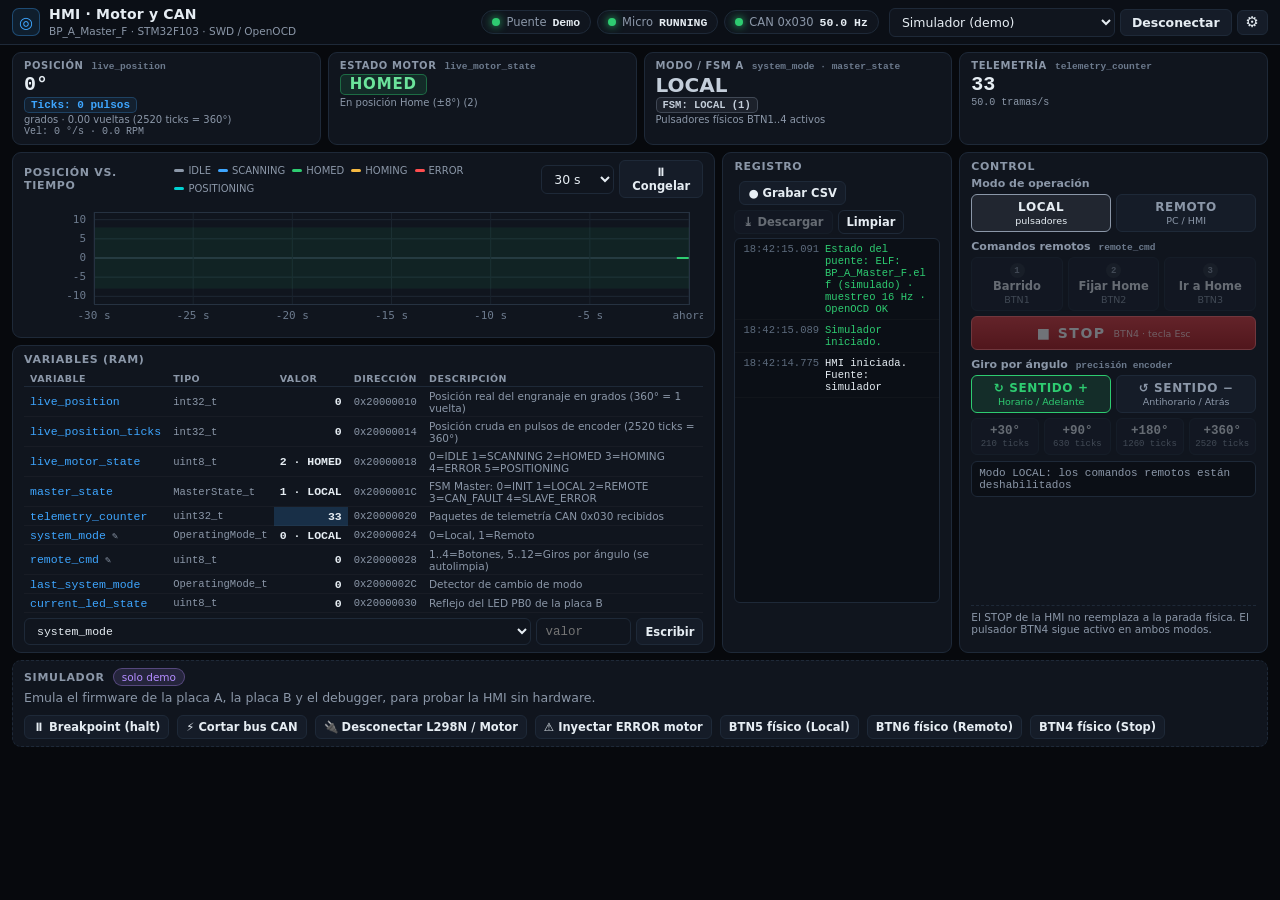
<file: HMI/index.html>
<!DOCTYPE html>
<html lang="es">
<head>
  <meta charset="UTF-8">
  <meta name="viewport" content="width=device-width, initial-scale=1.0">
  <title>HMI Banco de Pruebas · BP_A_Master</title>
  <link rel="stylesheet" href="styles.css">
</head>
<body>

  <!-- ===================== BARRA SUPERIOR ===================== -->
  <header class="topbar">
    <div class="brand">
      <div class="brand-logo">◎</div>
      <div>
        <h1> HMI · Motor y CAN</h1>
        <span class="subtitle">BP_A_Master_F · STM32F103 · SWD / OpenOCD</span>
      </div>
    </div>

    <div class="status-group">
      <div class="pill" id="link-pill" title="Conexión HMI ↔ puente Python (WebSocket)">
        <span class="dot"></span><span class="pill-label">Puente</span><span class="pill-value" id="link-text">Desconectado</span>
      </div>
      <div class="pill" id="target-pill" title="Estado del núcleo reportado por OpenOCD">
        <span class="dot"></span><span class="pill-label">Micro</span><span class="pill-value" id="target-text">—</span>
      </div>
      <div class="pill" id="can-pill" title="Frecuencia de tramas de telemetría CAN 0x030 recibidas desde la placa B">
        <span class="dot"></span><span class="pill-label">CAN 0x030</span><span class="pill-value" id="can-text">—</span>
      </div>
    </div>

    <div class="conn-controls">
      <select id="source-select" title="Fuente de datos / Vista">
        <option value="bridge">Puente Python</option>
        <option value="demo">Simulador (demo)</option>
        <option value="fsm">2. Máquinas de estados (FSM)</option>
        <option value="matrix">3. Matriz completa de errores</option>
      </select>
      <input id="ws-url" type="text" spellcheck="false" title="URL WebSocket del puente">
      <button id="btn-connect" class="btn">Conectar</button>
      <button id="btn-settings" class="btn icon" title="Ajustes">⚙</button>
    </div>
  </header>

  <!-- ===================== AVISOS ===================== -->
  <div id="halt-banner" class="banner halt hidden">
    ⏸ <strong>Micro en pausa (breakpoint)</strong> — los valores mostrados están congelados.
    Las escrituras se aplican en RAM, pero el firmware las procesará recién al reanudar.
  </div>
  <div id="can-banner" class="banner warn hidden">
    ⚠ <strong>Sin telemetría CAN</strong> — el micro está corriendo, pero <code>telemetry_counter</code> no aumenta.
    Revisá la placa B, el bus CAN o la terminación.
  </div>
  <div id="motor-banner" class="banner err hidden">
    ⚠ <strong>Falla de motor / Motor desconectado</strong> — <span id="motor-fault-text">se comandó un movimiento, pero el encoder no registra respuesta. Verificá que el puente H <code>L298N</code> esté energizado y el motor/encoder conectados (pulsá <strong>STOP</strong> para reintentar).</span>
  </div>
  <div id="stale-banner" class="banner warn hidden">
    ⚠ <strong>Sin datos del puente</strong> — la conexión WebSocket está abierta, pero no llegan muestras.
  </div>

  <!-- ===================== CONTENIDO ===================== -->
  <main class="grid" id="hmi-main">

    <!-- KPIs -->
    <section class="card kpi">
      <div class="kpi-label">Posición <span class="var-name">live_position</span></div>
      <div class="kpi-value mono" id="kpi-pos">—</div>
      <div class="kpi-ticks mono" id="kpi-ticks">Ticks: —</div>
      <div class="kpi-sub" id="kpi-pos-sub">grados del engranaje</div>
      <div class="kpi-sub mono" id="kpi-vel">Vel: —</div>
    </section>

    <section class="card kpi">
      <div class="kpi-label">Estado motor <span class="var-name">live_motor_state</span></div>
      <div class="kpi-value"><span class="state-badge" id="kpi-state">—</span></div>
      <div class="kpi-sub" id="kpi-state-desc">&nbsp;</div>
    </section>

    <section class="card kpi">
      <div class="kpi-label">Modo / FSM A <span class="var-name">system_mode · master_state</span></div>
      <div class="kpi-value" id="kpi-mode">—</div>
      <div class="mst-badge mono" id="kpi-master-fsm">FSM: —</div>
      <div class="kpi-sub" id="kpi-mode-sub">&nbsp;</div>
    </section>

    <section class="card kpi">
      <div class="kpi-label">Telemetría <span class="var-name">telemetry_counter</span></div>
      <div class="kpi-value mono" id="kpi-counter">—</div>
      <div class="kpi-sub mono" id="kpi-counter-sub">&nbsp;</div>
    </section>

    <!-- GRÁFICO -->
    <section class="card chart-card">
      <div class="card-head">
        <h2>Posición vs. tiempo</h2>
        <div class="legend" id="chart-legend"></div>
        <div class="card-tools">
          <select id="chart-window" title="Ventana de tiempo">
            <option value="10">10 s</option>
            <option value="30">30 s</option>
            <option value="60">60 s</option>
            <option value="120">120 s</option>
          </select>
          <button id="btn-chart-pause" class="btn small">⏸ Congelar</button>
        </div>
      </div>
      <div class="chart-wrap"><canvas id="chart"></canvas></div>
    </section>

    <!-- CONTROL -->
    <section class="card control-card">
      <div class="card-head"><h2>Control</h2></div>

      <div class="control-block">
        <div class="block-label">Modo de operación</div>
        <div class="segmented">
          <button id="mode-local" class="seg">LOCAL<small>pulsadores</small></button>
          <button id="mode-remote" class="seg">REMOTO<small>PC / HMI</small></button>
        </div>
      </div>

      <div class="control-block">
        <div class="block-label">Comandos remotos <span class="var-name">remote_cmd</span></div>
        <div class="cmd-grid">
          <button class="btn cmd" data-cmd="1"><span class="cmd-num">1</span>Barrido<small>BTN1</small></button>
          <button class="btn cmd" data-cmd="2"><span class="cmd-num">2</span>Fijar Home<small>BTN2</small></button>
          <button class="btn cmd" data-cmd="3"><span class="cmd-num">3</span>Ir a Home<small>BTN3</small></button>
        </div>
        <button class="btn cmd stop" data-cmd="4">■ STOP <small>BTN4 · tecla Esc</small></button>
      </div>

      <div class="control-block">
        <div class="block-label">Giro por ángulo <span class="var-name">precisión encoder</span></div>
        <div class="segmented dir-switch" role="group" aria-label="Sentido de giro">
          <button id="dir-pos" class="seg on-dir-pos" type="button">↻ SENTIDO +<small>Horario / Adelante</small></button>
          <button id="dir-neg" class="seg" type="button">↺ SENTIDO −<small>Antihorario / Atrás</small></button>
        </div>
        <div class="step-grid">
          <button class="btn step-btn" data-deg="30" type="button"><span class="step-deg">+30°</span><small>210 ticks</small></button>
          <button class="btn step-btn" data-deg="90" type="button"><span class="step-deg">+90°</span><small>630 ticks</small></button>
          <button class="btn step-btn" data-deg="180" type="button"><span class="step-deg">+180°</span><small>1260 ticks</small></button>
          <button class="btn step-btn" data-deg="360" type="button"><span class="step-deg">+360°</span><small>2520 ticks</small></button>
        </div>
        <div class="cmd-status" id="cmd-status">Sin comandos pendientes</div>
        <div class="control-hint" id="control-hint"></div>
      </div>

      <p class="safety-note">
        El STOP de la HMI no reemplaza a la parada física. El pulsador BTN4 sigue activo en ambos modos.
      </p>
    </section>

    <!-- VARIABLES -->
    <section class="card vars-card">
      <div class="card-head"><h2>Variables (RAM)</h2></div>
      <div class="table-wrap">
        <table class="vars-table">
          <thead>
            <tr><th>Variable</th><th>Tipo</th><th>Valor</th><th>Dirección</th><th>Descripción</th></tr>
          </thead>
          <tbody id="vars-tbody"></tbody>
        </table>
      </div>
      <div class="write-form">
        <select id="write-var"></select>
        <input id="write-value" type="number" placeholder="valor">
        <button id="btn-write" class="btn small">Escribir</button>
      </div>
    </section>

    <!-- REGISTRO -->
    <section class="card log-card">
      <div class="card-head">
        <h2>Registro</h2>
        <div class="card-tools">
          <span class="rec-info mono" id="rec-info"></span>
          <button id="btn-rec" class="btn small">● Grabar CSV</button>
          <button id="btn-csv" class="btn small" disabled>⤓ Descargar</button>
          <button id="btn-clear-log" class="btn small ghost">Limpiar</button>
        </div>
      </div>
      <ul class="log-list mono" id="log-list"></ul>
    </section>

    <!-- SIMULADOR (solo en modo demo) -->
    <section class="card demo-card hidden" id="demo-card">
      <div class="card-head"><h2>Simulador</h2><span class="tag">solo demo</span></div>
      <p class="demo-text">Emula el firmware de la placa A, la placa B y el debugger, para probar la HMI sin hardware.</p>
      <div class="demo-grid">
        <button id="btn-sim-halt" class="btn small">⏸ Breakpoint (halt)</button>
        <button id="btn-sim-canfault" class="btn small">⚡ Cortar bus CAN</button>
        <button id="btn-sim-unplug" class="btn small">🔌 Desconectar L298N / Motor</button>
        <button id="btn-sim-error" class="btn small">⚠ Inyectar ERROR motor</button>
        <button id="btn-sim-btn5" class="btn small">BTN5 físico (Local)</button>
        <button id="btn-sim-btn6" class="btn small">BTN6 físico (Remoto)</button>
        <button id="btn-sim-btn4" class="btn small">BTN4 físico (Stop)</button>
      </div>
    </section>
  </main>

  <!-- ===================== VISTA 2: MÁQUINAS DE ESTADOS (FSM) ===================== -->
  <section id="view-fsm" class="study-view hidden">
    <div class="study-grid-2">
      <section class="card">
        <div class="card-head">
          <h2>FSM Nodo Esclavo · Motor (BP_B_Salve_F)</h2>
          <span class="tag mono">SystemState_t (0..5) · 0 HAL_Delay</span>
        </div>
        <div class="fsm-nodes" id="fsm-b-nodes"></div>
      </section>

      <section class="card">
        <div class="card-head">
          <h2>FSM Nodo Maestro · Supervisor (BP_A_Master_F)</h2>
          <span class="tag mono">MasterState_t (0..4) · 0 HAL_Delay</span>
        </div>
        <div class="fsm-nodes" id="fsm-a-nodes"></div>
      </section>
    </div>

    <section class="card">
      <div class="card-head">
        <h2 id="fsm-detail-title">Seleccioná un estado arriba para ver su ficha técnica completa</h2>
        <div class="card-tools">
          <span class="m-badge b-info" id="fsm-detail-badge">FSM</span>
        </div>
      </div>
      <div class="fsm-detail-grid" id="fsm-detail-body"></div>
    </section>
  </section>

  <!-- ===================== VISTA 3: MATRIZ COMPLETA DE ERRORES ===================== -->
  <section id="view-matrix" class="study-view hidden">
    <section class="card">
      <div class="card-head">
        <h2>Inventario Completo de Estados de Error, Fallas, Alertas y Casos Especiales</h2>
        <div class="card-tools">
          <span class="tag mono" id="matrix-count">17 casos documentados</span>
        </div>
      </div>

      <div class="matrix-filters">
        <button type="button" class="btn small active" data-filter="all">Todos</button>
        <button type="button" class="btn small" data-filter="slave">Placa B (Motor/Encoder)</button>
        <button type="button" class="btn small" data-filter="master">Placa A (Maestro/CAN)</button>
        <button type="button" class="btn small" data-filter="hmi">Puente / HMI Web</button>
        <button type="button" class="btn small" data-filter="hw">Hardware / Sin Detección</button>
        <input type="text" id="matrix-search" placeholder="Buscar por nombre, pin, ms o causa...">
      </div>

      <div class="table-wrap">
        <table class="matrix-table">
          <thead>
            <tr>
              <th>Subsistema</th>
              <th>Estado / Alerta</th>
              <th>Causa y Umbral Exacto</th>
              <th>Efecto en el Sistema</th>
              <th>Señalización (LED / HMI)</th>
              <th>Recuperación</th>
            </tr>
          </thead>
          <tbody id="matrix-tbody"></tbody>
        </table>
      </div>
    </section>
  </section>

  <!-- ===================== AJUSTES ===================== -->
  <dialog id="settings-dialog">
    <form method="dialog" class="settings-form">
      <h2>Ajustes</h2>
      <label>
        Pulsos por vuelta del encoder (PPR × 4 si usás modo encoder TI12)
        <input id="set-ppr" type="number" min="0" step="1">
        <small>0 = mostrar solo pulsos. Con un valor &gt; 0 se muestran vueltas, grados y RPM.</small>
      </label>
      <label>
        Timeout de telemetría CAN (ms)
        <input id="set-can-timeout" type="number" min="200" step="100">
        <small>Tiempo sin que aumente <code>telemetry_counter</code> antes de mostrar la alarma.</small>
      </label>
      <div class="dialog-actions">
        <button value="cancel" class="btn ghost">Cancelar</button>
        <button id="btn-settings-save" value="save" class="btn">Guardar</button>
      </div>
    </form>
  </dialog>

  <script src="app.js"></script>
</body>
</html>
</file>
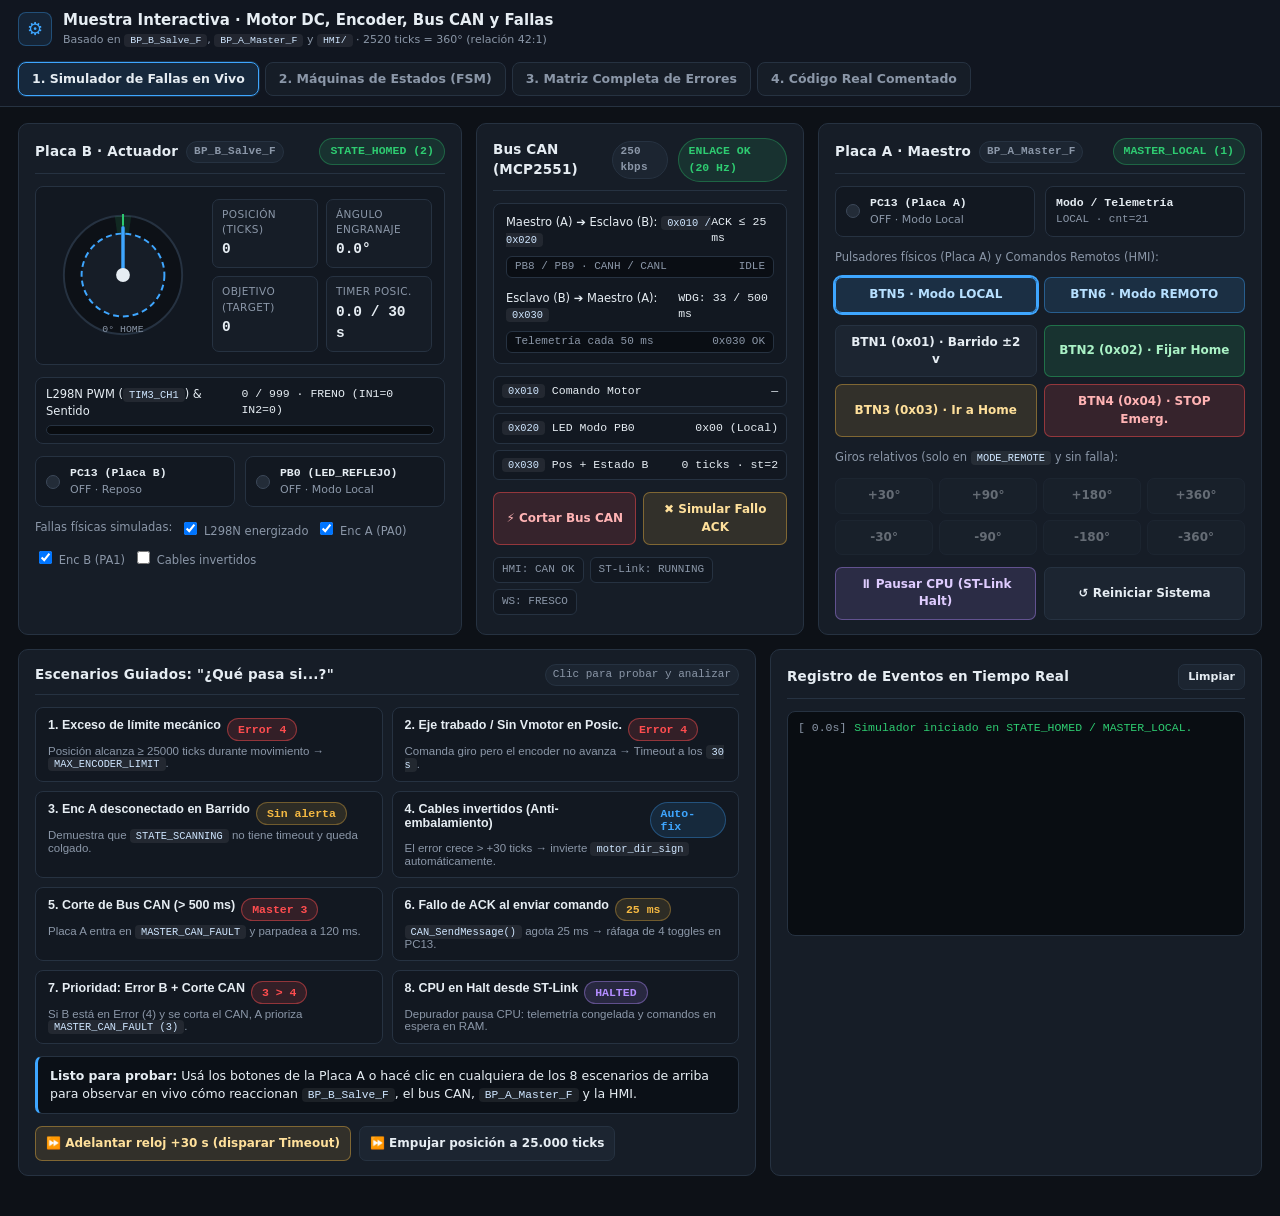
<file: Muestra/index.html>
<!DOCTYPE html>
<html lang="es">
<head>
  <meta charset="UTF-8" />
  <meta name="viewport" content="width=device-width, initial-scale=1.0" />
  <title>Muestra Interactiva · Motor, Encoder, FSM y Análisis de Fallas</title>
  <style>
    :root {
      --bg: #0d1117;
      --bg-2: #121821;
      --card: #161d27;
      --card-2: #1c2531;
      --border: #263241;
      --text: #e6edf3;
      --muted: #8b97a8;
      --accent: #3ea6ff;
      --ok: #2ecc71;
      --warn: #f5b942;
      --err: #ff4d4f;
      --halt: #b38cff;
      --cyan: #00d2d3;
      --radius: 10px;
      --mono: "JetBrains Mono", "Cascadia Code", Consolas, "Courier New", monospace;
      --sans: "Segoe UI", system-ui, -apple-system, Roboto, sans-serif;
    }

    * { box-sizing: border-box; }

    html, body {
      margin: 0;
      padding: 0;
      background: var(--bg);
      color: var(--text);
      font-family: var(--sans);
      font-size: 14px;
      line-height: 1.45;
    }

    .mono { font-family: var(--mono); }
    code {
      font-family: var(--mono);
      font-size: 0.9em;
      background: #ffffff12;
      padding: 1px 6px;
      border-radius: 4px;
      color: #cfe6ff;
    }

    /* Topbar */
    .topbar {
      position: sticky;
      top: 0;
      z-index: 20;
      display: flex;
      align-items: center;
      justify-content: space-between;
      gap: 14px;
      flex-wrap: wrap;
      padding: 10px 18px;
      background: rgba(18, 24, 33, 0.95);
      backdrop-filter: blur(8px);
      border-bottom: 1px solid var(--border);
    }

    .brand { display: flex; align-items: center; gap: 11px; }
    .brand-logo {
      width: 34px; height: 34px;
      display: grid; place-items: center;
      font-size: 18px;
      color: var(--accent);
      background: #3ea6ff1a;
      border: 1px solid #3ea6ff55;
      border-radius: 8px;
    }
    .brand h1 { margin: 0; font-size: 15px; font-weight: 700; }
    .brand .sub { font-size: 11px; color: var(--muted); }

    .tabs {
      display: flex;
      gap: 6px;
      flex-wrap: wrap;
    }
    .tab-btn {
      background: var(--card);
      color: var(--muted);
      border: 1px solid var(--border);
      padding: 7px 13px;
      border-radius: 8px;
      cursor: pointer;
      font: inherit;
      font-weight: 600;
      font-size: 12.5px;
      transition: all 0.15s ease;
    }
    .tab-btn:hover { color: var(--text); border-color: #3a4a5e; }
    .tab-btn.active {
      color: var(--text);
      background: #3ea6ff20;
      border-color: var(--accent);
      box-shadow: 0 0 0 1px #3ea6ff33;
    }

    .container {
      max-width: 1420px;
      margin: 0 auto;
      padding: 16px 18px 40px;
    }

    .tab-panel { display: none; }
    .tab-panel.active { display: block; }

    /* Cards & Layout */
    .grid-3 {
      display: grid;
      grid-template-columns: 1.15fr 0.85fr 1.15fr;
      gap: 14px;
      align-items: stretch;
    }
    .grid-2 {
      display: grid;
      grid-template-columns: 1fr 1fr;
      gap: 14px;
    }
    .grid-2-wide {
      display: grid;
      grid-template-columns: 1.2fr 0.8fr;
      gap: 14px;
      margin-top: 14px;
    }

    @media (max-width: 1100px) {
      .grid-3 { grid-template-columns: 1fr; }
      .grid-2, .grid-2-wide { grid-template-columns: 1fr; }
    }

    .card {
      background: var(--card);
      border: 1px solid var(--border);
      border-radius: var(--radius);
      padding: 14px 16px;
      display: flex;
      flex-direction: column;
      gap: 12px;
    }

    .card-hdr {
      display: flex;
      align-items: center;
      justify-content: space-between;
      gap: 10px;
      border-bottom: 1px solid var(--border);
      padding-bottom: 8px;
    }
    .card-title {
      font-size: 13.5px;
      font-weight: 700;
      letter-spacing: 0.2px;
      display: flex;
      align-items: center;
      gap: 8px;
    }
    .tag {
      font-family: var(--mono);
      font-size: 11px;
      padding: 2px 7px;
      border-radius: 999px;
      background: var(--card-2);
      border: 1px solid var(--border);
      color: var(--muted);
    }

    /* Badges */
    .badge {
      display: inline-flex;
      align-items: center;
      gap: 6px;
      padding: 4px 10px;
      border-radius: 999px;
      font-family: var(--mono);
      font-size: 11.5px;
      font-weight: 700;
      border: 1px solid transparent;
    }
    .b-ok    { background: #2ecc711f; color: var(--ok); border-color: #2ecc7155; }
    .b-info  { background: #3ea6ff1f; color: var(--accent); border-color: #3ea6ff55; }
    .b-cyan  { background: #00d2d31f; color: var(--cyan); border-color: #00d2d355; }
    .b-warn  { background: #f5b9421f; color: var(--warn); border-color: #f5b94255; }
    .b-err   { background: #ff4d4f24; color: var(--err); border-color: #ff4d4f77; }
    .b-halt  { background: #b38cff24; color: var(--halt); border-color: #b38cff66; }
    .b-muted { background: #8b97a81c; color: var(--muted); border-color: #8b97a844; }

    /* Hardware LED visualizers */
    .led-row {
      display: flex;
      gap: 10px;
      flex-wrap: wrap;
    }
    .led-box {
      flex: 1;
      min-width: 140px;
      display: flex;
      align-items: center;
      gap: 10px;
      padding: 8px 10px;
      background: var(--bg-2);
      border: 1px solid var(--border);
      border-radius: 8px;
    }
    .led-bulb {
      width: 14px;
      height: 14px;
      border-radius: 50%;
      background: #232c38;
      border: 1px solid #3c4859;
      flex-shrink: 0;
      transition: background 0.06s, box-shadow 0.06s;
    }
    .led-bulb.on-blue { background: #3ea6ff; box-shadow: 0 0 10px #3ea6ff; border-color: #9dd4ff; }
    .led-bulb.on-green { background: #2ecc71; box-shadow: 0 0 10px #2ecc71; border-color: #9bf3bf; }
    .led-bulb.on-red { background: #ff4d4f; box-shadow: 0 0 12px #ff4d4f; border-color: #ff9c9d; }
    .led-bulb.on-warn { background: #f5b942; box-shadow: 0 0 10px #f5b942; border-color: #ffe09d; }
    .led-meta { display: flex; flex-direction: column; }
    .led-name { font-family: var(--mono); font-size: 11.5px; font-weight: 700; }
    .led-desc { font-size: 11px; color: var(--muted); }

    /* Gear / Motor stage */
    .motor-stage {
      display: grid;
      grid-template-columns: 150px 1fr;
      gap: 14px;
      align-items: center;
      background: var(--bg-2);
      border: 1px solid var(--border);
      border-radius: 8px;
      padding: 12px;
    }
    .dial-wrap {
      display: grid;
      place-items: center;
      position: relative;
    }
    .dial-svg { width: 138px; height: 138px; }

    .metrics {
      display: grid;
      grid-template-columns: 1fr 1fr;
      gap: 8px;
    }
    .metric {
      background: var(--card);
      border: 1px solid var(--border);
      border-radius: 7px;
      padding: 7px 9px;
    }
    .metric .m-lbl { font-size: 10.5px; color: var(--muted); text-transform: uppercase; letter-spacing: 0.4px; }
    .metric .m-val { font-family: var(--mono); font-size: 14.5px; font-weight: 700; margin-top: 2px; }

    /* PWM bar */
    .pwm-bar-wrap {
      background: var(--bg-2);
      border: 1px solid var(--border);
      border-radius: 8px;
      padding: 8px 10px;
    }
    .pwm-track {
      height: 10px;
      background: #090c10;
      border-radius: 999px;
      overflow: hidden;
      position: relative;
      border: 1px solid var(--border);
      margin-top: 6px;
    }
    .pwm-fill {
      height: 100%;
      width: 0%;
      background: linear-gradient(90deg, var(--accent), var(--ok));
      transition: width 0.1s linear;
    }
    .pwm-fill.rev { background: linear-gradient(90deg, var(--warn), #ff7f50); }
    .pwm-fill.err { background: var(--err); }

    /* CAN Bus middle card */
    .can-bus-box {
      background: var(--bg-2);
      border: 1px solid var(--border);
      border-radius: 8px;
      padding: 10px 12px;
      display: flex;
      flex-direction: column;
      gap: 8px;
    }
    .bus-line {
      height: 22px;
      border-radius: 6px;
      background: #0a0e14;
      border: 1px solid var(--border);
      position: relative;
      overflow: hidden;
      display: flex;
      align-items: center;
      justify-content: space-between;
      padding: 0 8px;
      font-family: var(--mono);
      font-size: 11px;
      color: var(--muted);
    }
    .bus-line.fault { border-color: var(--err); background: #ff4d4f12; color: var(--err); }
    .bus-pulse {
      position: absolute;
      width: 44px;
      height: 6px;
      border-radius: 999px;
      background: var(--accent);
      box-shadow: 0 0 8px var(--accent);
      opacity: 0;
      pointer-events: none;
    }
    @keyframes travelRight {
      0%   { left: -46px; opacity: 1; }
      100% { left: 100%; opacity: 0.2; }
    }
    @keyframes travelLeft {
      0%   { right: -46px; opacity: 1; }
      100% { right: 100%; opacity: 0.2; }
    }
    .pulse-r { animation: travelRight 0.35s linear; background: var(--warn); box-shadow: 0 0 8px var(--warn); }
    .pulse-l { animation: travelLeft 0.35s linear; background: var(--ok); box-shadow: 0 0 8px var(--ok); }

    .frame-list {
      display: flex;
      flex-direction: column;
      gap: 6px;
      font-family: var(--mono);
      font-size: 11.5px;
    }
    .frame-item {
      display: flex;
      justify-content: space-between;
      gap: 8px;
      padding: 6px 8px;
      background: var(--bg-2);
      border: 1px solid var(--border);
      border-radius: 6px;
    }

    /* Buttons & Controls */
    .btn-grid {
      display: grid;
      grid-template-columns: repeat(2, 1fr);
      gap: 7px;
    }
    .btn-grid-4 {
      display: grid;
      grid-template-columns: repeat(4, 1fr);
      gap: 6px;
    }
    button.ctrl {
      background: var(--card-2);
      color: var(--text);
      border: 1px solid var(--border);
      border-radius: 7px;
      padding: 8px 10px;
      font: inherit;
      font-size: 12px;
      font-weight: 600;
      cursor: pointer;
      transition: all 0.12s ease;
      text-align: center;
    }
    button.ctrl:hover:not(:disabled) { border-color: var(--accent); background: #222e3d; }
    button.ctrl:disabled { opacity: 0.38; cursor: not-allowed; }
    button.ctrl.primary { background: #3ea6ff22; border-color: #3ea6ff66; color: #b7e0ff; }
    button.ctrl.ok { background: #2ecc7120; border-color: #2ecc7166; color: #aaf2c6; }
    button.ctrl.warn { background: #f5b94220; border-color: #f5b94266; color: #ffe09b; }
    button.ctrl.danger { background: #ff4d4f24; border-color: #ff4d4f77; color: #ffb3b4; }
    button.ctrl.halt { background: #b38cff24; border-color: #b38cff66; color: #dfccff; }
    button.ctrl.active { box-shadow: 0 0 0 2px var(--accent); border-color: var(--accent); }

    /* Scenario cards */
    .scenario-list {
      display: grid;
      grid-template-columns: repeat(auto-fill, minmax(230px, 1fr));
      gap: 9px;
    }
    .scen-btn {
      text-align: left;
      padding: 10px 12px;
      background: var(--bg-2);
      border: 1px solid var(--border);
      border-radius: 8px;
      color: var(--text);
      cursor: pointer;
      transition: all 0.14s ease;
      display: flex;
      flex-direction: column;
      gap: 4px;
    }
    .scen-btn:hover { border-color: var(--accent); transform: translateY(-1px); }
    .scen-btn.active { border-color: var(--err); background: #ff4d4f12; }
    .scen-btn .s-title { font-weight: 700; font-size: 12.5px; display: flex; justify-content: space-between; gap: 6px; }
    .scen-btn .s-sub { font-size: 11.5px; color: var(--muted); }

    .explain-box {
      background: #0b1017;
      border: 1px solid var(--border);
      border-left: 3px solid var(--accent);
      border-radius: 7px;
      padding: 10px 12px;
      font-size: 12.5px;
    }
    .explain-box.err { border-left-color: var(--err); }
    .explain-box.warn { border-left-color: var(--warn); }
    .explain-box.ok { border-left-color: var(--ok); }

    /* Event Log */
    .log-box {
      background: #090d12;
      border: 1px solid var(--border);
      border-radius: 8px;
      padding: 8px 10px;
      height: 225px;
      overflow-y: auto;
      font-family: var(--mono);
      font-size: 11.5px;
      display: flex;
      flex-direction: column;
      gap: 4px;
    }
    .log-entry { display: flex; gap: 8px; }
    .log-t { color: var(--muted); flex-shrink: 0; }
    .log-ok { color: var(--ok); }
    .log-warn { color: var(--warn); }
    .log-err { color: var(--err); }
    .log-info { color: var(--accent); }

    /* FSM Explorer */
    .fsm-nodes {
      display: grid;
      grid-template-columns: repeat(auto-fill, minmax(175px, 1fr));
      gap: 10px;
    }
    .fsm-node {
      background: var(--bg-2);
      border: 1px solid var(--border);
      border-radius: 8px;
      padding: 10px 12px;
      cursor: pointer;
      transition: all 0.14s ease;
    }
    .fsm-node:hover { border-color: var(--accent); }
    .fsm-node.selected { border-color: var(--accent); background: #3ea6ff14; box-shadow: 0 0 0 1px #3ea6ff44; }
    .fsm-node.is-err { border-left: 3px solid var(--err); }
    .fsm-node.is-ok { border-left: 3px solid var(--ok); }
    .fsm-node.is-warn { border-left: 3px solid var(--warn); }
    .fsm-node.is-info { border-left: 3px solid var(--accent); }
    .fsm-node.is-muted { border-left: 3px solid var(--muted); }
    .fsm-node.is-cyan { border-left: 3px solid var(--cyan); }

    .detail-grid {
      display: grid;
      grid-template-columns: repeat(auto-fit, minmax(220px, 1fr));
      gap: 10px;
    }
    .detail-cell {
      background: var(--bg-2);
      border: 1px solid var(--border);
      border-radius: 8px;
      padding: 10px 12px;
    }
    .detail-cell h4 {
      margin: 0 0 6px;
      font-size: 11.5px;
      text-transform: uppercase;
      letter-spacing: 0.5px;
      color: var(--muted);
    }
    .detail-cell ul { margin: 0; padding-left: 16px; font-size: 12.5px; }
    .detail-cell li { margin-bottom: 4px; }

    /* Matrix Table */
    .filter-bar {
      display: flex;
      gap: 8px;
      flex-wrap: wrap;
      align-items: center;
      margin-bottom: 12px;
    }
    .search-input {
      background: var(--bg-2);
      border: 1px solid var(--border);
      color: var(--text);
      padding: 7px 11px;
      border-radius: 7px;
      min-width: 240px;
      font: inherit;
    }
    .search-input:focus { outline: none; border-color: var(--accent); }

    .table-wrap { overflow-x: auto; }
    table.matrix {
      width: 100%;
      border-collapse: collapse;
      font-size: 12.5px;
    }
    table.matrix th, table.matrix td {
      padding: 10px 10px;
      border-bottom: 1px solid var(--border);
      text-align: left;
      vertical-align: top;
    }
    table.matrix th {
      color: var(--muted);
      font-size: 11px;
      text-transform: uppercase;
      letter-spacing: 0.5px;
      background: var(--bg-2);
      position: sticky;
      top: 0;
    }
    table.matrix tr:hover td { background: #ffffff05; }

    /* Code viewer */
    .code-layout {
      display: grid;
      grid-template-columns: 270px 1fr;
      gap: 14px;
    }
    @media (max-width: 900px) { .code-layout { grid-template-columns: 1fr; } }
    .code-menu { display: flex; flex-direction: column; gap: 6px; }
    .code-item {
      text-align: left;
      background: var(--bg-2);
      border: 1px solid var(--border);
      border-radius: 8px;
      padding: 9px 11px;
      color: var(--text);
      cursor: pointer;
    }
    .code-item:hover { border-color: var(--accent); }
    .code-item.active { border-color: var(--accent); background: #3ea6ff16; }
    .code-item .c-file { font-family: var(--mono); font-size: 11px; color: var(--accent); }
    .code-item .c-name { font-weight: 700; font-size: 12.5px; margin-top: 2px; }

    pre.code-block {
      margin: 0;
      padding: 14px;
      background: #090d12;
      border: 1px solid var(--border);
      border-radius: 8px;
      overflow-x: auto;
      font-family: var(--mono);
      font-size: 12px;
      line-height: 1.55;
      color: #d7e2ee;
    }

    .hmi-banners {
      display: flex;
      gap: 6px;
      flex-wrap: wrap;
    }
    .mini-banner {
      font-family: var(--mono);
      font-size: 11px;
      padding: 4px 8px;
      border-radius: 6px;
      border: 1px solid var(--border);
      background: var(--bg-2);
      color: var(--muted);
    }
    .mini-banner.on-err { background: #ff4d4f22; border-color: var(--err); color: #ffb5b6; }
    .mini-banner.on-warn { background: #f5b94222; border-color: var(--warn); color: #ffe3a8; }
    .mini-banner.on-halt { background: #b38cff22; border-color: var(--halt); color: #e2d1ff; }
  </style>
</head>
<body>
  <header class="topbar">
    <div class="brand">
      <div class="brand-logo">⚙</div>
      <div>
        <h1>Muestra Interactiva · Motor DC, Encoder, Bus CAN y Fallas</h1>
        <div class="sub">Basado en <code>BP_B_Salve_F</code>, <code>BP_A_Master_F</code> y <code>HMI/</code> · 2520 ticks = 360° (relación 42:1)</div>
      </div>
    </div>
    <nav class="tabs" id="main-tabs">
      <button class="tab-btn active" data-tab="sim">1. Simulador de Fallas en Vivo</button>
      <button class="tab-btn" data-tab="fsm">2. Máquinas de Estados (FSM)</button>
      <button class="tab-btn" data-tab="matrix">3. Matriz Completa de Errores</button>
      <button class="tab-btn" data-tab="code">4. Código Real Comentado</button>
    </nav>
  </header>

  <main class="container">
    <!-- ================================================================ -->
    <!-- TAB 1: SIMULADOR INTERACTIVO                                      -->
    <!-- ================================================================ -->
    <section class="tab-panel active" id="tab-sim">
      <div class="grid-3">
        <!-- PLACA B (ESCLAVO) -->
        <div class="card">
          <div class="card-hdr">
            <div class="card-title">Placa B · Actuador <span class="tag">BP_B_Salve_F</span></div>
            <span class="badge b-ok" id="b-state-badge">STATE_HOMED (2)</span>
          </div>

          <div class="motor-stage">
            <div class="dial-wrap">
              <svg class="dial-svg" viewBox="0 0 140 140">
                <circle cx="70" cy="70" r="60" fill="#0d1117" stroke="#263241" stroke-width="2" />
                <!-- Zona Home +-8 grados -->
                <path d="M 70 10 A 60 60 0 0 1 78.3 10.58 L 70 70 Z" fill="#2ecc7122" />
                <path d="M 70 10 A 60 60 0 0 0 61.7 10.58 L 70 70 Z" fill="#2ecc7122" />
                <line x1="70" y1="8" x2="70" y2="20" stroke="#2ecc71" stroke-width="2" />
                <g id="gear-rotor" transform="rotate(0 70 70)">
                  <circle cx="70" cy="70" r="42" fill="#161d27" stroke="#3ea6ff" stroke-width="2" stroke-dasharray="6 4" />
                  <line x1="70" y1="70" x2="70" y2="22" stroke="#3ea6ff" stroke-width="3.5" stroke-linecap="round" />
                  <circle cx="70" cy="70" r="7" fill="#e6edf3" />
                </g>
                <text x="70" y="128" text-anchor="middle" fill="#8b97a8" font-size="10" font-family="monospace">0° HOME</text>
              </svg>
            </div>

            <div class="metrics">
              <div class="metric">
                <div class="m-lbl">Posición (Ticks)</div>
                <div class="m-val" id="b-ticks">0</div>
              </div>
              <div class="metric">
                <div class="m-lbl">Ángulo Engranaje</div>
                <div class="m-val" id="b-deg">0.0°</div>
              </div>
              <div class="metric">
                <div class="m-lbl">Objetivo (Target)</div>
                <div class="m-val" id="b-target">0</div>
              </div>
              <div class="metric">
                <div class="m-lbl">Timer Posic.</div>
                <div class="m-val" id="b-timer">0.0 / 30 s</div>
              </div>
            </div>
          </div>

          <div class="pwm-bar-wrap">
            <div style="display:flex; justify-content:space-between; font-size:11.5px;">
              <span>L298N PWM (<code>TIM3_CH1</code>) &amp; Sentido</span>
              <span class="mono" id="b-pwm-lbl">0 / 999 · FRENO (IN1=0 IN2=0)</span>
            </div>
            <div class="pwm-track"><div class="pwm-fill" id="b-pwm-fill"></div></div>
          </div>

          <div class="led-row">
            <div class="led-box">
              <div class="led-bulb" id="b-led-pc13"></div>
              <div class="led-meta">
                <span class="led-name">PC13 (Placa B)</span>
                <span class="led-desc" id="b-led-pc13-txt">OFF · Reposo</span>
              </div>
            </div>
            <div class="led-box">
              <div class="led-bulb" id="b-led-pb0"></div>
              <div class="led-meta">
                <span class="led-name">PB0 (LED_REFLEJO)</span>
                <span class="led-desc" id="b-led-pb0-txt">OFF · Modo Local</span>
              </div>
            </div>
          </div>

          <div style="display:flex; gap:8px; flex-wrap:wrap; font-size:11.5px; color:var(--muted);">
            <span>Fallas físicas simuladas:</span>
            <label><input type="checkbox" id="chk-motor-pwr" checked /> L298N energizado</label>
            <label><input type="checkbox" id="chk-enc-a" checked /> Enc A (PA0)</label>
            <label><input type="checkbox" id="chk-enc-b" checked /> Enc B (PA1)</label>
            <label><input type="checkbox" id="chk-rev-wire" /> Cables invertidos</label>
          </div>
        </div>

        <!-- BUS CAN -->
        <div class="card">
          <div class="card-hdr">
            <div class="card-title">Bus CAN (MCP2551) <span class="tag">250 kbps</span></div>
            <span class="badge b-ok" id="can-badge">ENLACE OK (20 Hz)</span>
          </div>

          <div class="can-bus-box">
            <div style="display:flex; justify-content:space-between; font-size:11.5px;">
              <span>Maestro (A) ➔ Esclavo (B): <code>0x010 / 0x020</code></span>
              <span class="mono" id="can-ack-lbl">ACK ≤ 25 ms</span>
            </div>
            <div class="bus-line" id="bus-tx-line">
              <span>PB8 / PB9 · CANH / CANL</span>
              <span id="bus-tx-status">IDLE</span>
            </div>

            <div style="display:flex; justify-content:space-between; font-size:11.5px; margin-top:4px;">
              <span>Esclavo (B) ➔ Maestro (A): <code>0x030</code></span>
              <span class="mono" id="can-wdg-lbl">WDG: 0 / 500 ms</span>
            </div>
            <div class="bus-line" id="bus-rx-line">
              <span>Telemetría cada 50 ms</span>
              <span id="bus-rx-status">ACTIVA</span>
            </div>
          </div>

          <div class="frame-list">
            <div class="frame-item">
              <span><code>0x010</code> Comando Motor</span>
              <span id="last-010">—</span>
            </div>
            <div class="frame-item">
              <span><code>0x020</code> LED Modo PB0</span>
              <span id="last-020">0x00 (Local)</span>
            </div>
            <div class="frame-item">
              <span><code>0x030</code> Pos + Estado B</span>
              <span id="last-030">0 ticks · st=2</span>
            </div>
          </div>

          <div class="btn-grid">
            <button class="ctrl danger" id="btn-cut-can">⚡ Cortar Bus CAN</button>
            <button class="ctrl warn" id="btn-drop-ack">✖ Simular Fallo ACK</button>
          </div>
          <div class="hmi-banners">
            <span class="mini-banner" id="ban-can">HMI: CAN OK</span>
            <span class="mini-banner" id="ban-halt">ST-Link: RUNNING</span>
            <span class="mini-banner" id="ban-stale">WS: FRESCO</span>
          </div>
        </div>

        <!-- PLACA A (MAESTRO) + BOTONES -->
        <div class="card">
          <div class="card-hdr">
            <div class="card-title">Placa A · Maestro <span class="tag">BP_A_Master_F</span></div>
            <span class="badge b-ok" id="a-state-badge">MASTER_LOCAL (1)</span>
          </div>

          <div class="led-row">
            <div class="led-box">
              <div class="led-bulb" id="a-led-pc13"></div>
              <div class="led-meta">
                <span class="led-name">PC13 (Placa A)</span>
                <span class="led-desc" id="a-led-pc13-txt">OFF · Modo Local</span>
              </div>
            </div>
            <div class="led-box">
              <div class="led-meta">
                <span class="led-name">Modo / Telemetría</span>
                <span class="led-desc mono" id="a-tlm-txt">LOCAL · cnt=0</span>
              </div>
            </div>
          </div>

          <div style="font-size:11.5px; color:var(--muted);">Pulsadores físicos (Placa A) y Comandos Remotos (HMI):</div>
          <div class="btn-grid">
            <button class="ctrl primary" id="cmd-btn5">BTN5 · Modo LOCAL</button>
            <button class="ctrl primary" id="cmd-btn6">BTN6 · Modo REMOTO</button>
          </div>
          <div class="btn-grid">
            <button class="ctrl" id="cmd-btn1">BTN1 (0x01) · Barrido ±2 v</button>
            <button class="ctrl ok" id="cmd-btn2">BTN2 (0x02) · Fijar Home</button>
            <button class="ctrl warn" id="cmd-btn3">BTN3 (0x03) · Ir a Home</button>
            <button class="ctrl danger" id="cmd-btn4">BTN4 (0x04) · STOP Emerg.</button>
          </div>

          <div style="font-size:11.5px; color:var(--muted);">Giros relativos (solo en <code>MODE_REMOTE</code> y sin falla):</div>
          <div class="btn-grid-4">
            <button class="ctrl" data-step="5">+30°</button>
            <button class="ctrl" data-step="6">+90°</button>
            <button class="ctrl" data-step="7">+180°</button>
            <button class="ctrl" data-step="8">+360°</button>
            <button class="ctrl" data-step="9">-30°</button>
            <button class="ctrl" data-step="10">-90°</button>
            <button class="ctrl" data-step="11">-180°</button>
            <button class="ctrl" data-step="12">-360°</button>
          </div>

          <div style="display:flex; gap:8px;">
            <button class="ctrl halt" style="flex:1" id="btn-halt-cpu">⏸ Pausar CPU (ST-Link Halt)</button>
            <button class="ctrl" style="flex:1" id="btn-reset-sim">↺ Reiniciar Sistema</button>
          </div>
        </div>
      </div>

      <!-- INYECTOR DE ESCENARIOS + LOG -->
      <div class="grid-2-wide">
        <div class="card">
          <div class="card-hdr">
            <div class="card-title">Escenarios Guiados: "¿Qué pasa si...?"</div>
            <span class="tag">Clic para probar y analizar</span>
          </div>

          <div class="scenario-list">
            <button class="scen-btn" data-scen="limit">
              <div class="s-title">1. Exceso de límite mecánico <span class="badge b-err">Error 4</span></div>
              <div class="s-sub">Posición alcanza ≥ 25000 ticks durante movimiento → <code>MAX_ENCODER_LIMIT</code>.</div>
            </button>
            <button class="scen-btn" data-scen="timeout_pos">
              <div class="s-title">2. Eje trabado / Sin Vmotor en Posic. <span class="badge b-err">Error 4</span></div>
              <div class="s-sub">Comanda giro pero el encoder no avanza → Timeout a los <code>30 s</code>.</div>
            </button>
            <button class="scen-btn" data-scen="scan_no_enc">
              <div class="s-title">3. Enc A desconectado en Barrido <span class="badge b-warn">Sin alerta</span></div>
              <div class="s-sub">Demuestra que <code>STATE_SCANNING</code> no tiene timeout y queda colgado.</div>
            </button>
            <button class="scen-btn" data-scen="anti_runaway">
              <div class="s-title">4. Cables invertidos (Anti-embalamiento) <span class="badge b-info">Auto-fix</span></div>
              <div class="s-sub">El error crece > +30 ticks → invierte <code>motor_dir_sign</code> automáticamente.</div>
            </button>
            <button class="scen-btn" data-scen="can_cut">
              <div class="s-title">5. Corte de Bus CAN (&gt; 500 ms) <span class="badge b-err">Master 3</span></div>
              <div class="s-sub">Placa A entra en <code>MASTER_CAN_FAULT</code> y parpadea a 120 ms.</div>
            </button>
            <button class="scen-btn" data-scen="ack_fail">
              <div class="s-title">6. Fallo de ACK al enviar comando <span class="badge b-warn">25 ms</span></div>
              <div class="s-sub"><code>CAN_SendMessage()</code> agota 25 ms → ráfaga de 4 toggles en PC13.</div>
            </button>
            <button class="scen-btn" data-scen="priority">
              <div class="s-title">7. Prioridad: Error B + Corte CAN <span class="badge b-err">3 &gt; 4</span></div>
              <div class="s-sub">Si B está en Error (4) y se corta el CAN, A prioriza <code>MASTER_CAN_FAULT (3)</code>.</div>
            </button>
            <button class="scen-btn" data-scen="cpu_halt">
              <div class="s-title">8. CPU en Halt desde ST-Link <span class="badge b-halt">HALTED</span></div>
              <div class="s-sub">Depurador pausa CPU: telemetría congelada y comandos en espera en RAM.</div>
            </button>
          </div>

          <div class="explain-box" id="scen-explain">
            <strong>Listo para probar:</strong> Usá los botones de la Placa A o hacé clic en cualquiera de los 8 escenarios de arriba para observar en vivo cómo reaccionan <code>BP_B_Salve_F</code>, el bus CAN, <code>BP_A_Master_F</code> y la HMI.
          </div>

          <div style="display:flex; gap:8px; flex-wrap:wrap;" id="fast-forward-bar">
            <button class="ctrl warn" id="btn-ff-30s">⏩ Adelantar reloj +30 s (disparar Timeout)</button>
            <button class="ctrl" id="btn-ff-25k">⏩ Empujar posición a 25.000 ticks</button>
          </div>
        </div>

        <div class="card">
          <div class="card-hdr">
            <div class="card-title">Registro de Eventos en Tiempo Real</div>
            <button class="ctrl" style="padding:4px 9px; font-size:11px;" id="btn-clear-log">Limpiar</button>
          </div>
          <div class="log-box" id="event-log"></div>
        </div>
      </div>
    </section>

    <!-- ================================================================ -->
    <!-- TAB 2: EXPLORADOR DE MÁQUINAS DE ESTADOS (FSM)                   -->
    <!-- ================================================================ -->
    <section class="tab-panel" id="tab-fsm">
      <div class="grid-2">
        <div class="card">
          <div class="card-hdr">
            <div class="card-title">FSM Nodo Esclavo · Motor (`BP_B_Salve_F`)</div>
            <span class="tag">SystemState_t (0..5)</span>
          </div>
          <div class="fsm-nodes" id="fsm-b-nodes"></div>
        </div>

        <div class="card">
          <div class="card-hdr">
            <div class="card-title">FSM Nodo Maestro · Supervisor (`BP_A_Master_F`)</div>
            <span class="tag">MasterState_t (0..4)</span>
          </div>
          <div class="fsm-nodes" id="fsm-a-nodes"></div>
        </div>
      </div>

      <div class="card" style="margin-top:14px;">
        <div class="card-hdr">
          <div class="card-title" id="fsm-detail-title">Seleccioná un estado arriba para ver su ficha técnica completa</div>
          <span class="badge b-info" id="fsm-detail-badge">FSM</span>
        </div>
        <div class="detail-grid" id="fsm-detail-body"></div>
      </div>
    </section>

    <!-- ================================================================ -->
    <!-- TAB 3: MATRIZ COMPLETA DE ERRORES Y ALERTAS                      -->
    <!-- ================================================================ -->
    <section class="tab-panel" id="tab-matrix">
      <div class="card">
        <div class="card-hdr">
          <div class="card-title">Inventario Completo de Estados de Error, Fallas, Alertas y Casos Especiales</div>
          <span class="tag" id="matrix-count">13 casos documentados</span>
        </div>

        <div class="filter-bar">
          <button class="ctrl active" data-filter="all">Todos</button>
          <button class="ctrl" data-filter="slave">Placa B (Motor/Encoder)</button>
          <button class="ctrl" data-filter="master">Placa A (Maestro/CAN)</button>
          <button class="ctrl" data-filter="hmi">Puente / HMI Web</button>
          <button class="ctrl" data-filter="hw">Hardware / Sin Detección</button>
          <input type="text" class="search-input" id="matrix-search" placeholder="Buscar por nombre, pin, ms o causa..." />
        </div>

        <div class="table-wrap">
          <table class="matrix">
            <thead>
              <tr>
                <th>Subsistema</th>
                <th>Estado / Alerta</th>
                <th>Causa y Umbral Exacto</th>
                <th>Efecto en el Sistema</th>
                <th>Señalización (LED / HMI)</th>
                <th>Recuperación</th>
              </tr>
            </thead>
            <tbody id="matrix-tbody"></tbody>
          </table>
        </div>
      </div>
    </section>

    <!-- ================================================================ -->
    <!-- TAB 4: CÓDIGO REAL COMENTADO                                     -->
    <!-- ================================================================ -->
    <section class="tab-panel" id="tab-code">
      <div class="code-layout">
        <div class="card">
          <div class="card-hdr">
            <div class="card-title">Puntos Críticos en Código</div>
          </div>
          <div class="code-menu" id="code-menu"></div>
        </div>

        <div class="card">
          <div class="card-hdr">
            <div class="card-title" id="code-view-title">Seleccioná un bloque</div>
            <span class="tag" id="code-view-file">—</span>
          </div>
          <div class="explain-box" id="code-view-desc"></div>
          <pre class="code-block" id="code-view-pre"></pre>
        </div>
      </div>
    </section>
  </main>

  <script>
    'use strict';

    /* ====================================================================== */
    /* DATOS VERIFICADOS DEL PROYECTO                                         */
    /* ====================================================================== */
    const TICKS_PER_GEAR_REV = 2520;
    const HOMED_TOLERANCE_TICKS = 56;
    const MAX_ENCODER_LIMIT = 25000;
    const SWEEP_TARGET_TICKS = 5040;
    const GO_HOME_TIMEOUT_MS = 30000;
    const CAN_TIMEOUT_MS = 500;
    const POS_DEADBAND_TICKS = 5;

    const SLAVE_STATES = [
      {
        id: 0, code: 'STATE_IDLE', cls: 'is-muted', badge: 'b-muted',
        short: 'Detenido fuera de Home (> ±8°)',
        entry: ['Motor_SetSpeed(0) (freno activo)', 'LED PC13 apagado (GPIO_PIN_SET)', 'Ocurre tras STOP o giro relativo fuera de ±56 ticks de Home'],
        accepts: ['BTN1 (0x01) → STATE_SCANNING', 'BTN2 (0x02) → Calibrar Home (STATE_HOMED)', 'BTN3 (0x03) → Ir a Home (STATE_HOMING)', 'Giros 0x05..0x0C → STATE_POSITIONING'],
        faults: ['Sin movimiento: no dispara límites ni timeouts'],
        exit: ['Cualquier comando de movimiento o calibración']
      },
      {
        id: 1, code: 'STATE_SCANNING', cls: 'is-info', badge: 'b-info',
        short: 'Barrido oscilante ±2 vueltas (±5040 ticks)',
        entry: ['Guarda leg_start_ticks = total_encoder_ticks', 'Inicia fase SCAN_PHASE_FORWARD con PWM = 700', 'LED PC13 encendido fijo'],
        accepts: ['BTN2 → Calibrar Home aquí', 'BTN3 → Ir a Home', 'BTN4 → STOP inmediato', 'Giros 0x05..0x0C → STATE_POSITIONING'],
        faults: ['Límite mecánico ≥ 25000 ticks → STATE_ERROR_LIMIT (4)', '⚠ NO tiene timeout: si se desconecta Enc A o falta Vmotor, queda girando/esperando sin error'],
        exit: ['BTN4 (STOP), BTN2, BTN3, paso angular o falla de límite']
      },
      {
        id: 2, code: 'STATE_HOMED', cls: 'is-ok', badge: 'b-ok',
        short: 'Detenido dentro de zona Home (±8° / ±56 ticks)',
        entry: ['Motor_SetSpeed(0) (freno activo)', 'LED PC13 apagado', 'Estado inicial al encender o tras Slave_CalibrateHome()'],
        accepts: ['BTN1 → Barrido', 'BTN2 → Recalibrar cero aquí', 'BTN3 → Reafirmar Home', 'Giros 0x05..0x0C → STATE_POSITIONING'],
        faults: ['En reposo no hay fallas activas'],
        exit: ['BTN1 o cualquier comando de giro relativo']
      },
      {
        id: 3, code: 'STATE_HOMING', cls: 'is-warn', badge: 'b-warn',
        short: 'Retornando activamente a 0° (home_position)',
        entry: ['target_position = home_position', 'Inicia go_home_start_time = HAL_GetTick()', 'LED PC13 encendido fijo'],
        accepts: ['BTN2 → Calibrar cero en el acto', 'BTN4 → STOP inmediato', 'Giros 0x05..0x0C → cambia a STATE_POSITIONING'],
        faults: ['Timeout > 30000 ms sin llegar a ±5 ticks → STATE_ERROR_LIMIT (4)', 'Límite ≥ 25000 ticks → STATE_ERROR_LIMIT (4)', 'Error crece > +30 ticks → auto-invierte motor_dir_sign'],
        exit: ['Llegada a |error| ≤ 5 ticks → STATE_HOMED']
      },
      {
        id: 4, code: 'STATE_ERROR_LIMIT', cls: 'is-err', badge: 'b-err',
        short: 'Falla crítica: límite ≥ 25000 ticks o timeout > 30 s',
        entry: ['Motor_SetSpeed(0) (freno inmediato)', 'LED PC13 parpadea rápido cada 100 ms', 'Reporta estado = 4 en CAN 0x030 (Maestro pasa a MASTER_SLAVE_ERROR)'],
        accepts: ['BTN2 (0x02) → Recalibrar Home y salir a STATE_HOMED', 'BTN1 (0x01) → Limpiar falla y pasar a reposo', 'BTN4 (0x04) → Freno y pasar a reposo'],
        faults: ['Bloquea BTN3 y todos los giros relativos hasta limpiar la falla'],
        exit: ['Solo mediante BTN1, BTN2 o BTN4']
      },
      {
        id: 5, code: 'STATE_POSITIONING', cls: 'is-cyan', badge: 'b-cyan',
        short: 'Posicionamiento relativo (±30°/90°/180°/360°)',
        entry: ['target_position = total_encoder_ticks + step_req', 'Comparte Slave_RunPositionControl() con STATE_HOMING', 'LED PC13 encendido fijo'],
        accepts: ['Nuevos giros 0x05..0x0C acumulan sobre target_position', 'BTN2 → Fija cero aquí', 'BTN3 → Redirige a STATE_HOMING', 'BTN4 → STOP'],
        faults: ['Timeout > 30000 ms → STATE_ERROR_LIMIT (4)', 'Límite ≥ 25000 ticks → STATE_ERROR_LIMIT (4)', 'Error crece > +30 ticks → auto-invierte motor_dir_sign'],
        exit: ['Llegada a |error| ≤ 5 ticks → STATE_HOMED o STATE_IDLE']
      }
    ];

    const MASTER_STATES = [
      {
        id: 0, code: 'MASTER_INIT', cls: 'is-muted', badge: 'b-muted',
        short: 'Inicialización de GPIO, CAN y espera de enlace',
        entry: ['3 parpadeos iniciales de 100 ms en PC13', 'Inicia CAN1 + filtro + interrupción FIFO0'],
        accepts: ['Transiciona en el primer ciclo del while(1)'],
        faults: ['Si falla HAL_CAN_Start o filtro → Error_Handler() (bloqueo total)'],
        exit: ['Pasa automáticamente a MASTER_LOCAL o MASTER_REMOTE según system_mode']
      },
      {
        id: 1, code: 'MASTER_LOCAL', cls: 'is-ok', badge: 'b-ok',
        short: 'Operación normal con pulsadores físicos BTN1..BTN4',
        entry: ['current_led_state = 0', 'PC13 apagado (refleja PB0=0 en Placa B)'],
        accepts: ['BTN1..BTN4 físicos envían CAN 0x010', 'BTN6 / system_mode=1 cambia a MASTER_REMOTE', 'Descarta remote_cmd desde PC/HMI'],
        faults: ['Sin trama 0x030 > 500 ms → MASTER_CAN_FAULT (3)', 'live_motor_state == 4 → MASTER_SLAVE_ERROR (4)'],
        exit: ['Cambio a Remoto o disparo de falla CAN / Esclavo']
      },
      {
        id: 2, code: 'MASTER_REMOTE', cls: 'is-info', badge: 'b-info',
        short: 'Control desde PC / HMI (remote_cmd 1..12) + BTN4 físico',
        entry: ['current_led_state = 1', 'PC13 encendido fijo (refleja PB0=1 en Placa B)'],
        accepts: ['remote_cmd (1..12) enviado por ST-Link/HMI', 'BTN4 físico siempre activo por seguridad de banco', 'BTN5 / system_mode=0 vuelve a MASTER_LOCAL'],
        faults: ['Sin trama 0x030 > 500 ms → MASTER_CAN_FAULT (3)', 'live_motor_state == 4 → MASTER_SLAVE_ERROR (4)'],
        exit: ['Cambio a Local o disparo de falla CAN / Esclavo']
      },
      {
        id: 3, code: 'MASTER_CAN_FAULT', cls: 'is-err', badge: 'b-err',
        short: 'Pérdida de enlace CAN (> 500 ms sin telemetría 0x030)',
        entry: ['Descarta cualquier remote_cmd pendiente', 'Inicia parpadeo rápido de PC13 cada 120 ms'],
        accepts: ['Solo supervisa llegada de nuevas tramas 0x030', 'Tiene mayor prioridad que MASTER_SLAVE_ERROR'],
        faults: ['Bloquea operación hasta recuperar la comunicación CAN'],
        exit: ['Recuperación automática apenas vuelve 0x030 (≤ 500 ms); reenvía 0x020']
      },
      {
        id: 4, code: 'MASTER_SLAVE_ERROR', cls: 'is-warn', badge: 'b-warn',
        short: 'Placa B reportó STATE_ERROR_LIMIT (live_motor_state == 4)',
        entry: ['Inicia parpadeo de advertencia en PC13 cada 250 ms'],
        accepts: ['Solo deja pasar comandos de desbloqueo: BTN1 (1), BTN2 (2) y BTN4 (4)', 'Descarta BTN3 (3) y giros (5..12)'],
        faults: ['Si además cae el bus CAN > 500 ms → escala a MASTER_CAN_FAULT (3)'],
        exit: ['Automático cuando Placa B vuelve a reportar live_motor_state != 4']
      }
    ];

    const MATRIX_ROWS = [
      { sub: 'slave', name: 'STATE_ERROR_LIMIT (4) por Límite Mecánico', cause: 'abs(total_encoder_ticks - home_position) >= 25000 ticks durante movimiento.', effect: 'Motor_SetSpeed(0) inmediato; bloquea nuevos giros hasta limpiar falla.', led: 'B: PC13 parpadea cada 100 ms · HMI: ERROR (4)', rec: 'Enviar BTN2 (Set Home) o BTN1/BTN4.' },
      { sub: 'slave', name: 'STATE_ERROR_LIMIT (4) por Timeout de Posición', cause: '(HAL_GetTick() - go_home_start_time) > 30000 ms en HOMING o POSITIONING sin entrar en ±5 ticks.', effect: 'Frena el motor y corta el intento de posicionamiento.', led: 'B: PC13 parpadea cada 100 ms · HMI: ERROR (4)', rec: 'Revisar traba/energía/encoder y pulsar BTN2, BTN1 o BTN4.' },
      { sub: 'slave', name: 'Auto-corrección Anti-embalamiento (Anomalía)', cause: 'abs_err > go_home_initial_error + 30 ticks en Slave_RunPositionControl().', effect: 'Invierte motor_dir_sign (+1 ↔ -1) automáticamente para evitar que el error siga creciendo.', led: 'Sin alerta visual (se corrige en vuelo).', rec: 'Automática en el ciclo siguiente.' },
      { sub: 'slave', name: 'Error_Handler() en Placa B', cause: 'Falla de inicialización HAL (SystemClock, TIM2, TIM3, CAN_Start, CAN_Filter).', effect: '__disable_irq() y bucle infinito while(1); placa congelada.', led: 'Sin parpadeo; deja de emitir CAN 0x030 (A ve CAN_FAULT).', rec: 'Reinicio físico (Reset / ciclo de alimentación).' },
      { sub: 'master', name: 'MASTER_CAN_FAULT (3)', cause: '> 500 ms sin recibir tramas CAN 0x030 desde Placa B (CAN_TELEMETRY_TIMEOUT_MS).', effect: 'Descarta comandos remotos; prioridad superior a MASTER_SLAVE_ERROR.', led: 'A: PC13 parpadea rápido cada 120 ms · HMI: CAN_FAULT (3)', rec: 'Automática al reaparecer 0x030; reenvía 0x020.' },
      { sub: 'master', name: 'MASTER_SLAVE_ERROR (4)', cause: 'Trama CAN 0x030 trae live_motor_state == 4.', effect: 'Solo permite comandos 1 (BTN1), 2 (BTN2) y 4 (STOP); descarta el resto.', led: 'A: PC13 parpadea cada 250 ms · HMI: SLAVE_ERROR (4)', rec: 'Automática cuando Placa B sale de estado 4.' },
      { sub: 'master', name: 'Fallo de ACK en Transmisión CAN', cause: 'CAN_SendMessage() falla al encolar o no recibe ACK en 25 ms.', effect: 'Aborta el buzón TX pendiente y devuelve 0.', led: 'A: Indicate_CAN_Result(0) parpadea PC13 4 veces cada 40 ms.', rec: 'Se restablece tras la ráfaga; reintentar comando.' },
      { sub: 'master', name: 'Error_Handler() en Placa A', cause: 'Falla de inicialización HAL (CAN_Filter, HAL_CAN_Start, Notification, Clock).', effect: '__disable_irq() y bucle infinito while(1).', led: 'Placa congelada; puente Python deja de ver cambios.', rec: 'Reinicio físico (Reset).' },
      { sub: 'hmi', name: 'Banner CAN SIN DATOS (canDead)', cause: 'CPU corriendo, WS fresco, pero telemetry_counter sin cambios > canTimeoutMs (1000 ms por defecto).', effect: 'Pone pill CAN en rojo (SIN DATOS) y muestra banner de alerta.', led: 'HMI: Banner rojo de pérdida de telemetría CAN.', rec: 'Desaparece apenas vuelve a incrementar telemetry_counter.' },
      { sub: 'hmi', name: 'CPU en Pausa (HALTED)', cause: 'El depurador ST-Link / OpenOCD pausó el Cortex-M3 (target == halted).', effect: 'Variables congeladas; comandos escritos en RAM quedan pendientes sin ejecutarse.', led: 'HMI: Pill violeta HALTED y banner de CPU en pausa.', rec: 'Reanudar ejecución (Resume / F8) desde CubeIDE o puente.' },
      { sub: 'hmi', name: 'Datos Viejos / Enlace Caído (STALE)', cause: '> 2000 ms (STALE_MS) sin mensajes desde bridge.py por WebSocket.', effect: 'Pill de puente pasa a amarillo y alerta desconexión.', led: 'HMI: Banner de enlace estancado.', rec: 'Reconecta automáticamente cada 2 s o reiniciar bridge.py.' },
      { sub: 'hmi', name: 'CMD_TIMEOUT / WRITE_TIMEOUT', cause: 'remote_cmd != 0 tras 3000 ms o falta ACK del puente en 2000 ms.', effect: 'Libera el botón pendiente y registra error rojo en la consola HMI.', led: 'HMI: Log rojo "no fue procesado por el firmware (timeout)".', rec: 'Verificar modo REMOTE y estado RUNNING del micro.' },
      { sub: 'hw', name: 'Canal A (PA0) desconectado / Sin Vmotor', cause: 'No llegan flancos a TIM2_CH1 (modo TI1): delta = 0 aunque haya PWM.', effect: 'En HOMING/POSITIONING dispara Error 4 a los 30 s. En SCANNING NO dispara falla (queda esperando 5040 ticks).', led: 'En SCANNING no da alerta. En POS/HOMING da Error 4 tras 30 s.', rec: 'Reconectar señal/energía; usar BTN4 (STOP) si quedó en barrido.' },
      { sub: 'hw', name: 'Canal B (PA1) desconectado', cause: 'TIM2_CH2 queda flotante (GPIO_NOPULL); cuenta flancos de A sin referencia de fase B.', effect: 'Conteo con sentido errático o fijo; puede disparar anti-inversión, freno falso, Error 4 por límite/timeout o seguir sin alerta en barrido.', led: 'Variable según comportamiento del pin flotante.', rec: 'Reconectar Canal B en PA1 y recalibrar Home (BTN2).' }
    ];

    const CODE_SNIPPETS = [
      {
        id: 'limit',
        file: 'BP_B_Salve_F/Core/Src/main.c (L577-586)',
        title: '1. Verificación de Límite Mecánico (25000 ticks)',
        desc: 'Se evalúa en cada vuelta del while(1) únicamente si el motor está en un estado de movimiento activo. Si se aleja 25000 ticks o más desde home_position, fuerza STATE_ERROR_LIMIT.',
        code: `/* 4. VERIFICACIÓN DE LÍMITE MECÁNICO DE SEGURIDAD */
if (current_state == STATE_SCANNING ||
    current_state == STATE_HOMING   ||
    current_state == STATE_POSITIONING)
{
  if (abs(total_encoder_ticks - home_position) >= MAX_ENCODER_LIMIT)
  {
    Slave_EnterState(STATE_ERROR_LIMIT);
  }
}`
      },
      {
        id: 'timeout',
        file: 'BP_B_Salve_F/Core/Src/main.c (L455-475)',
        title: '2. Banda Muerta, Anti-embalamiento y Timeout (30 s)',
        desc: 'Dentro de Slave_RunPositionControl(): primero chequea llegada (±5 ticks); luego vigila si el error crece > +30 ticks para invertir motor_dir_sign; finalmente controla el timeout de 30000 ms.',
        code: `/* 1. Verificacion de llegada dentro de la banda muerta */
if (abs_err <= POS_DEADBAND_TICKS)
{
  Slave_TransitionToRest();
  return;
}

/* 2. Deteccion y auto-correccion de sentido invertido (anti-embalamiento) */
if (abs_err > (go_home_initial_error + 30))
{
  motor_dir_sign = -motor_dir_sign;
  go_home_initial_error = abs_err;
}

/* 3. Timeout de seguridad -> transicion formal a STATE_ERROR_LIMIT */
if ((HAL_GetTick() - go_home_start_time) > GO_HOME_TIMEOUT_MS)
{
  Slave_EnterState(STATE_ERROR_LIMIT);
  return;
}`
      },
      {
        id: 'err_b',
        file: 'BP_B_Salve_F/Core/Src/main.c (L694-712)',
        title: '3. Manejo y Recuperación de STATE_ERROR_LIMIT en B',
        desc: 'Mantiene el motor frenado, hace parpadear PC13 cada 100 ms y solo permite salir mediante BTN2 (recalibrar Home) o BTN1 (ir a reposo).',
        code: `case STATE_ERROR_LIMIT:
  Motor_SetSpeed(0);
  /* Parpadeo no bloqueante de advertencia cada 100 ms */
  if ((HAL_GetTick() - error_blink_tick) >= 100)
  {
    error_blink_tick = HAL_GetTick();
    HAL_GPIO_TogglePin(GPIOC, GPIO_PIN_13);
  }

  /* Salir del estado de falla al presionar BTN2 (Recalibrar Home) o BTN1 */
  if (btn2)
  {
    Slave_CalibrateHome();
  }
  else if (btn1)
  {
    Slave_TransitionToRest();
  }
  break;`
      },
      {
        id: 'master_faults',
        file: 'BP_A_Master_F/Core/Src/main.c (L555-636)',
        title: '4. MASTER_CAN_FAULT (500 ms) y MASTER_SLAVE_ERROR',
        desc: 'El Maestro vigila el watchdog de 500 ms sobre tramas 0x030 y el estado live_motor_state == 4. Si se pierde el CAN mientras había error del esclavo, prioriza MASTER_CAN_FAULT.',
        code: `case MASTER_CAN_FAULT:
  if (remote_cmd != 0) remote_cmd = 0;
  if ((HAL_GetTick() - fault_blink_tick) >= 120)
  {
    fault_blink_tick = HAL_GetTick();
    HAL_GPIO_TogglePin(GPIOC, GPIO_PIN_13);
  }
  if ((HAL_GetTick() - last_rx_telemetry_tick) <= CAN_TELEMETRY_TIMEOUT_MS)
  {
    CAN_SendMessage(0x020, current_led_state);
    Master_EnterState((live_motor_state == 4) ? MASTER_SLAVE_ERROR
      : ((system_mode == MODE_REMOTE) ? MASTER_REMOTE : MASTER_LOCAL));
  }
  break;

case MASTER_SLAVE_ERROR:
  if ((HAL_GetTick() - last_rx_telemetry_tick) > CAN_TELEMETRY_TIMEOUT_MS)
  {
    Master_EnterState(MASTER_CAN_FAULT);
    break;
  }
  if ((HAL_GetTick() - fault_blink_tick) >= 250)
  {
    fault_blink_tick = HAL_GetTick();
    HAL_GPIO_TogglePin(GPIOC, GPIO_PIN_13);
  }
  /* Solo deja pasar comandos 1, 2 y 4 para desbloquear Placa B */
  if (live_motor_state != 4)
  {
    Master_EnterState((system_mode == MODE_REMOTE) ? MASTER_REMOTE : MASTER_LOCAL);
  }
  break;`
      },
      {
        id: 'ack',
        file: 'BP_A_Master_F/Core/Src/main.c (L164-189)',
        title: '5. Timeout de ACK (25 ms) y Alerta Visual',
        desc: 'Al transmitir por CAN, espera hasta 25 ms la confirmación del receptor. Si falla, aborta el envío y conmuta PC13 4 veces cada 40 ms.',
        code: `uint32_t t0 = HAL_GetTick();
while (HAL_CAN_IsTxMessagePending(&hcan, txMailbox))
{
  if ((HAL_GetTick() - t0) > 25)
  {
    HAL_CAN_AbortTxRequest(&hcan, txMailbox);
    return 0;
  }
}

void Indicate_CAN_Result(uint8_t ack_ok)
{
  if (!ack_ok)
  {
    for (int i = 0; i < 4; i++)
    {
      HAL_GPIO_TogglePin(GPIOC, GPIO_PIN_13);
      HAL_Delay(40);
    }
  }
}`
      },
      {
        id: 'hmi_chk',
        file: 'HMI/app.js (L80-82, L668-680)',
        title: '6. Alarmas de la HMI Web y Puente ST-Link',
        desc: 'La HMI supervisa tres temporizadores independientes: pausa de CPU (halted), retraso de WebSocket (STALE_MS = 2000 ms) y congelamiento de telemetry_counter (canTimeoutMs = 1000 ms).',
        code: `const WRITE_TIMEOUT_MS = 2000;
const CMD_TIMEOUT_MS   = 3000;
const STALE_MS         = 2000;

const halted = app.target === 'halted';
const stale  = connected && now - app.lastMsgT > STALE_MS;
const canDead = connected && app.target === 'running' && !stale
                && (now - app.lastCounterChangeT > settings.canTimeoutMs);`
      }
    ];

    /* ====================================================================== */
    /* ESTADO DEL SIMULADOR                                                   */
    /* ====================================================================== */
    const sim = {
      slaveState: 2, // 0=IDLE,1=SCANNING,2=HOMED,3=HOMING,4=ERROR,5=POSITIONING
      ticks: 0,
      homeTicks: 0,
      targetTicks: 0,
      pwm: 0,
      dirSign: 1,
      initialError: 0,
      posStartMs: 0,
      simClockMs: 0,
      scanPhase: 0, // 0=FWD, 1=PAUSE_FWD, 2=REV, 3=PAUSE_REV
      legStartTicks: 0,
      scanPauseStartMs: 0,
      ledPb0: 0,
      homeFlashUntil: 0,

      masterState: 1, // 0=INIT,1=LOCAL,2=REMOTE,3=CAN_FAULT,4=SLAVE_ERROR
      mode: 0, // 0=LOCAL, 1=REMOTE
      tlmCounter: 0,
      lastTlmRxMs: 0,
      ackFailFlashUntil: 0,

      canCut: false,
      dropNextAck: false,
      cpuHalted: false,

      motorPower: true,
      encA: true,
      encB: true,
      revWiring: false,
      physicalTicks: 0,
      lastTickMs: performance.now(),
      lastTlmTxMs: 0,
      bBlinkState: false,
      bBlinkMs: 0,
      aBlinkState: false,
      aBlinkMs: 0
    };

    const $ = (id) => document.getElementById(id);

    function logEv(msg, cls = 'log-info') {
      const box = $('event-log');
      const d = document.createElement('div');
      d.className = 'log-entry';
      const t = (sim.simClockMs / 1000).toFixed(1).padStart(5, ' ') + 's';
      d.innerHTML = `<span class="log-t">[${t}]</span><span class="${cls}">${msg}</span>`;
      box.appendChild(d);
      while (box.children.length > 90) box.removeChild(box.firstChild);
      box.scrollTop = box.scrollHeight;
    }

    function setExplain(html, level = '') {
      const el = $('scen-explain');
      el.className = 'explain-box' + (level ? ' ' + level : '');
      el.innerHTML = html;
    }

    function flashBus(dir, label) {
      const line = $(dir === 'tx' ? 'bus-tx-line' : 'bus-rx-line');
      const p = document.createElement('div');
      p.className = 'bus-pulse ' + (dir === 'tx' ? 'pulse-r' : 'pulse-l');
      line.appendChild(p);
      setTimeout(() => p.remove(), 360);
      if (dir === 'tx') $('bus-tx-status').textContent = label;
      else $('bus-rx-status').textContent = label;
    }

    /* ====================================================================== */
    /* COMANDOS Y TRANSICIONES                                                */
    /* ====================================================================== */
    function sendCanCmd(cmdByte, fromPhysical = false) {
      if (sim.cpuHalted) {
        logEv(`CPU en HALT: el comando 0x0${cmdByte.toString(16)} quedó esperando en RAM.`, 'log-warn');
        return;
      }

      if (sim.masterState === 3) {
        logEv('Maestro en MASTER_CAN_FAULT: comando descartado.', 'log-err');
        return;
      }

      if (sim.masterState === 4 && ![1, 2, 4].includes(cmdByte)) {
        logEv(`Maestro en MASTER_SLAVE_ERROR: comando ${cmdByte} bloqueado (solo permite BTN1, BTN2 o BTN4).`, 'log-warn');
        return;
      }

      if (!fromPhysical && sim.mode === 0) {
        logEv('Modo LOCAL activo: comandos remotos descartados por el Maestro.', 'log-warn');
        return;
      }

      if (sim.canCut || sim.dropNextAck) {
        sim.dropNextAck = false;
        sim.ackFailFlashUntil = sim.simClockMs + 320;
        flashBus('tx', 'NO ACK (25ms)');
        logEv(`Fallo ACK (timeout 25 ms) al enviar 0x010 = 0x${cmdByte.toString(16).padStart(2, '0')} → PC13 de A parpadea 4x40ms.`, 'log-err');
        return;
      }

      flashBus('tx', `0x010 [${cmdByte}] OK`);
      $('last-010').textContent = `cmd=${cmdByte} (ACK OK)`;
      processSlaveCommand(cmdByte);
    }

    function processSlaveCommand(cmd) {
      if (cmd === 4) {
        slaveTransitionToRest();
        logEv('BTN4 (STOP): freno activo en Placa B.', 'log-warn');
        return;
      }

      if (sim.slaveState === 4) {
        if (cmd === 2) { slaveCalibrateHome(); return; }
        if (cmd === 1) { slaveTransitionToRest(); logEv('BTN1 en Error: falla limpiada, pasa a reposo.', 'log-ok'); return; }
        return;
      }

      if (cmd === 2) {
        slaveCalibrateHome();
        return;
      }

      if (cmd === 1) {
        sim.slaveState = 1;
        sim.scanPhase = 0;
        sim.legStartTicks = sim.ticks;
        sim.pwm = 700;
        logEv('BTN1: Inicia STATE_SCANNING (barrido ±5040 ticks).', 'log-info');
        return;
      }

      if (cmd === 3) {
        startMoveToTarget(sim.homeTicks, 3);
        logEv('BTN3: Inicia STATE_HOMING hacia 0 ticks.', 'log-info');
        return;
      }

      const stepMap = { 5: 210, 6: 630, 7: 1260, 8: 2520, 9: -210, 10: -630, 11: -1260, 12: -2520 };
      const step = stepMap[cmd];
      if (step !== undefined) {
        if (sim.slaveState === 5) {
          sim.targetTicks += step;
          sim.initialError = Math.abs(sim.targetTicks - sim.ticks);
          sim.posStartMs = sim.simClockMs;
        } else {
          startMoveToTarget(sim.ticks + step, 5);
        }
        logEv(`Comando ${cmd}: giro relativo ${step > 0 ? '+' : ''}${step} ticks → target=${sim.targetTicks}.`, 'log-info');
      }
    }

    function startMoveToTarget(target, stateId) {
      sim.targetTicks = target;
      sim.initialError = Math.abs(sim.targetTicks - sim.ticks);
      sim.posStartMs = sim.simClockMs;
      sim.slaveState = stateId;
    }

    function slaveTransitionToRest() {
      sim.pwm = 0;
      sim.slaveState = Math.abs(sim.ticks - sim.homeTicks) <= HOMED_TOLERANCE_TICKS ? 2 : 0;
    }

    function slaveCalibrateHome() {
      sim.pwm = 0;
      sim.ticks = 0;
      sim.homeTicks = 0;
      sim.targetTicks = 0;
      sim.slaveState = 2;
      sim.homeFlashUntil = sim.simClockMs + 160;
      logEv('BTN2: Slave_CalibrateHome() → ticks=0, STATE_HOMED.', 'log-ok');
    }

    function setSystemMode(newMode) {
      if (sim.cpuHalted) {
        logEv('CPU en HALT: cambio de modo pendiente en RAM.', 'log-warn');
        return;
      }
      sim.mode = newMode;
      if (sim.masterState === 1 || sim.masterState === 2) {
        sim.masterState = newMode === 1 ? 2 : 1;
      }
      if (!sim.canCut) {
        sim.ledPb0 = newMode;
        flashBus('tx', `0x020 [${newMode}]`);
        $('last-020').textContent = newMode ? '0x01 (Remoto)' : '0x00 (Local)';
      } else {
        sim.ackFailFlashUntil = sim.simClockMs + 320;
        logEv('Sin enlace CAN al enviar 0x020 (LED_REFLEJO).', 'log-err');
      }
      logEv(`Modo cambiado a ${newMode ? 'REMOTO' : 'LOCAL'}.`, 'log-info');
    }

    /* ====================================================================== */
    /* PASO DE SIMULACIÓN (~30 FPS)                                           */
    /* ====================================================================== */
    function stepSimulation(now) {
      const realDt = Math.min(80, now - sim.lastTickMs);
      sim.lastTickMs = now;

      if (!sim.cpuHalted) {
        sim.simClockMs += realDt;

        // 1. Verificar limite fisico 25000 ticks en movimiento
        if ([1, 3, 5].includes(sim.slaveState)) {
          if (Math.abs(sim.ticks - sim.homeTicks) >= MAX_ENCODER_LIMIT) {
            sim.pwm = 0;
            sim.slaveState = 4;
            logEv('FALLA B: |ticks - home| >= 25000 (MAX_ENCODER_LIMIT) → STATE_ERROR_LIMIT (4)!', 'log-err');
          }
        }

        // 2. Ejecutar FSM de Placa B
        if (sim.slaveState === 1) {
          if (sim.scanPhase === 0) {
            sim.pwm = 700;
            if (Math.abs(sim.ticks - sim.legStartTicks) >= SWEEP_TARGET_TICKS) {
              sim.pwm = 0;
              sim.scanPauseStartMs = sim.simClockMs;
              sim.scanPhase = 1;
              logEv('Barrido: completó +5040 ticks, pausa 1 s.', 'log-info');
            }
          } else if (sim.scanPhase === 1) {
            sim.pwm = 0;
            if (sim.simClockMs - sim.scanPauseStartMs >= 1000) {
              sim.legStartTicks = sim.ticks;
              sim.scanPhase = 2;
              sim.pwm = -700;
            }
          } else if (sim.scanPhase === 2) {
            sim.pwm = -700;
            if (Math.abs(sim.ticks - sim.legStartTicks) >= SWEEP_TARGET_TICKS) {
              sim.pwm = 0;
              sim.scanPauseStartMs = sim.simClockMs;
              sim.scanPhase = 3;
              logEv('Barrido: completó -5040 ticks, pausa 1 s.', 'log-info');
            }
          } else if (sim.scanPhase === 3) {
            sim.pwm = 0;
            if (sim.simClockMs - sim.scanPauseStartMs >= 1000) {
              sim.legStartTicks = sim.ticks;
              sim.scanPhase = 0;
              sim.pwm = 700;
            }
          }
        } else if (sim.slaveState === 3 || sim.slaveState === 5) {
          const err = sim.targetTicks - sim.ticks;
          const absErr = Math.abs(err);

          if (absErr <= POS_DEADBAND_TICKS) {
            slaveTransitionToRest();
            logEv(`Objetivo alcanzado (|error|=${absErr} ≤ 5 ticks) → ${sim.slaveState === 2 ? 'STATE_HOMED' : 'STATE_IDLE'}.`, 'log-ok');
          } else if (absErr > sim.initialError + 30) {
            sim.dirSign = -sim.dirSign;
            sim.initialError = absErr;
            logEv(`Anti-embalamiento: error creció > +30 ticks → invierte motor_dir_sign (${sim.dirSign > 0 ? '+1' : '-1'})!`, 'log-warn');
          } else if (sim.simClockMs - sim.posStartMs > GO_HOME_TIMEOUT_MS) {
            sim.pwm = 0;
            sim.slaveState = 4;
            logEv('FALLA B: Timeout > 30000 ms (GO_HOME_TIMEOUT_MS) → STATE_ERROR_LIMIT (4)!', 'log-err');
          } else {
            const spd = absErr > 40 ? 700 : 550;
            sim.pwm = (err > 0 ? 1 : -1) * sim.dirSign * spd;
          }
        } else {
          sim.pwm = 0;
        }

        // 3. Fisica del motor + lectura de encoder
        if (sim.motorPower && sim.pwm !== 0) {
          const wireFactor = sim.revWiring ? -1 : 1;
          const speedTicksPerSec = (sim.pwm / 700) * 850 * wireFactor;
          const dPhys = speedTicksPerSec * (realDt / 1000);
          sim.physicalTicks += dPhys;

          if (sim.encA) {
            if (sim.encB) {
              sim.ticks += dPhys;
            } else {
              // Canal B flotante: cuenta siempre positivo aunque retroceda
              sim.ticks += Math.abs(dPhys);
            }
          }
        }

        // 4. Telemetria CAN 0x030 cada 50 ms (20 Hz)
        if (!sim.canCut && (sim.simClockMs - sim.lastTlmTxMs >= 50)) {
          sim.lastTlmTxMs = sim.simClockMs;
          sim.tlmCounter++;
          sim.lastTlmRxMs = sim.simClockMs;
          $('last-030').textContent = `${Math.round(sim.ticks)} ticks · st=${sim.slaveState}`;
          if (sim.tlmCounter % 8 === 0) flashBus('rx', '0x030 OK');
        }

        // 5. Watchdog del Maestro (500 ms) y supervision de estado B
        const canAge = sim.simClockMs - sim.lastTlmRxMs;
        if (canAge > CAN_TIMEOUT_MS) {
          if (sim.masterState !== 3) {
            sim.masterState = 3;
            logEv('FALLA A: > 500 ms sin telemetría 0x030 → MASTER_CAN_FAULT (3)!', 'log-err');
          }
        } else if (sim.slaveState === 4) {
          if (sim.masterState !== 4) {
            sim.masterState = 4;
            logEv('ALERTA A: Placa B reportó estado 4 → MASTER_SLAVE_ERROR (4).', 'log-warn');
          }
        } else if (sim.masterState === 3 || sim.masterState === 4) {
          const targetM = sim.mode === 1 ? 2 : 1;
          sim.masterState = targetM;
          logEv(`Maestro recuperado → ${targetM === 2 ? 'MASTER_REMOTE' : 'MASTER_LOCAL'}.`, 'log-ok');
        }
      }

      renderSim(now);
      requestAnimationFrame(stepSimulation);
    }

    function renderSim(now) {
      // Placa B badge & metrics
      const bMeta = SLAVE_STATES[sim.slaveState];
      const bBadge = $('b-state-badge');
      bBadge.textContent = `${bMeta.code} (${sim.slaveState})`;
      bBadge.className = `badge ${bMeta.badge}`;

      const deg = (sim.ticks * 360) / TICKS_PER_GEAR_REV;
      $('b-ticks').textContent = Math.round(sim.ticks);
      $('b-deg').textContent = `${deg.toFixed(1)}°`;
      $('b-target').textContent = sim.slaveState === 1
        ? `${Math.round(sim.legStartTicks + (sim.scanPhase < 2 ? SWEEP_TARGET_TICKS : -SWEEP_TARGET_TICKS))}`
        : Math.round(sim.targetTicks);

      const posElapsed = (sim.slaveState === 3 || sim.slaveState === 5)
        ? Math.min(30, (sim.simClockMs - sim.posStartMs) / 1000) : 0;
      $('b-timer').textContent = `${posElapsed.toFixed(1)} / 30 s`;

      $('gear-rotor').setAttribute('transform', `rotate(${deg % 360} 70 70)`);

      // PWM bar
      const absPwm = Math.abs(sim.pwm);
      const fill = $('b-pwm-fill');
      fill.style.width = `${(absPwm / 999) * 100}%`;
      fill.className = 'pwm-fill' + (sim.slaveState === 4 ? ' err' : sim.pwm < 0 ? ' rev' : '');
      const dirTxt = sim.pwm > 0 ? 'ADELANTE (IN1=1 IN2=0)' : sim.pwm < 0 ? 'ATRÁS (IN1=0 IN2=1)' : 'FRENO (IN1=0 IN2=0)';
      $('b-pwm-lbl').textContent = `${sim.pwm} / 999 · ${dirTxt}`;

      // LEDs Placa B
      const bLed = $('b-led-pc13');
      if (sim.slaveState === 4) {
        if (now - sim.bBlinkMs >= 100) { sim.bBlinkMs = now; sim.bBlinkState = !sim.bBlinkState; }
        bLed.className = 'led-bulb' + (sim.bBlinkState ? ' on-red' : '');
        $('b-led-pc13-txt').textContent = 'PARPADEO 100 ms · ERROR_LIMIT';
      } else if (sim.simClockMs < sim.homeFlashUntil) {
        bLed.className = 'led-bulb on-green';
        $('b-led-pc13-txt').textContent = 'DESTELLO 120 ms · Home OK';
      } else if ([1, 3, 5].includes(sim.slaveState)) {
        bLed.className = 'led-bulb on-blue';
        $('b-led-pc13-txt').textContent = 'ON FIJO · En movimiento';
      } else {
        bLed.className = 'led-bulb';
        $('b-led-pc13-txt').textContent = 'OFF · Reposo';
      }

      $('b-led-pb0').className = 'led-bulb' + (sim.ledPb0 ? ' on-green' : '');
      $('b-led-pb0-txt').textContent = sim.ledPb0 ? 'ON · Modo Remoto' : 'OFF · Modo Local';

      // CAN & Banners
      const canAge = Math.round(sim.simClockMs - sim.lastTlmRxMs);
      $('can-wdg-lbl').textContent = `WDG: ${Math.min(999, canAge)} / 500 ms`;
      $('bus-tx-line').className = 'bus-line' + (sim.canCut ? ' fault' : '');
      $('bus-rx-line').className = 'bus-line' + (sim.canCut ? ' fault' : '');
      if (sim.canCut) {
        $('bus-rx-status').textContent = 'SIN TRAMAS';
        $('can-badge').textContent = 'BUS CORTADO';
        $('can-badge').className = 'badge b-err';
      } else {
        $('can-badge').textContent = 'ENLACE OK (20 Hz)';
        $('can-badge').className = 'badge b-ok';
      }

      $('ban-can').className = 'mini-banner' + (sim.canCut ? ' on-err' : '');
      $('ban-can').textContent = sim.canCut ? 'HMI: CAN SIN DATOS' : 'HMI: CAN OK';
      $('ban-halt').className = 'mini-banner' + (sim.cpuHalted ? ' on-halt' : '');
      $('ban-halt').textContent = sim.cpuHalted ? 'ST-Link: HALTED' : 'ST-Link: RUNNING';
      $('ban-stale').className = 'mini-banner' + (sim.cpuHalted ? ' on-warn' : '');
      $('ban-stale').textContent = sim.cpuHalted ? 'RAM: CONGELADA' : 'WS: FRESCO';

      // Placa A badge & LED
      const aMeta = MASTER_STATES[sim.masterState];
      const aBadge = $('a-state-badge');
      aBadge.textContent = `${aMeta.code} (${sim.masterState})`;
      aBadge.className = `badge ${aMeta.badge}`;
      $('a-tlm-txt').textContent = `${sim.mode ? 'REMOTO' : 'LOCAL'} · cnt=${sim.tlmCounter}`;

      const aLed = $('a-led-pc13');
      if (sim.simClockMs < sim.ackFailFlashUntil) {
        if (now - sim.aBlinkMs >= 40) { sim.aBlinkMs = now; sim.aBlinkState = !sim.aBlinkState; }
        aLed.className = 'led-bulb' + (sim.aBlinkState ? ' on-warn' : '');
        $('a-led-pc13-txt').textContent = 'RÁFAGA 4x40ms · Fallo ACK';
      } else if (sim.masterState === 3) {
        if (now - sim.aBlinkMs >= 120) { sim.aBlinkMs = now; sim.aBlinkState = !sim.aBlinkState; }
        aLed.className = 'led-bulb' + (sim.aBlinkState ? ' on-red' : '');
        $('a-led-pc13-txt').textContent = 'PARPADEO 120 ms · CAN_FAULT';
      } else if (sim.masterState === 4) {
        if (now - sim.aBlinkMs >= 250) { sim.aBlinkMs = now; sim.aBlinkState = !sim.aBlinkState; }
        aLed.className = 'led-bulb' + (sim.aBlinkState ? ' on-warn' : '');
        $('a-led-pc13-txt').textContent = 'PARPADEO 250 ms · SLAVE_ERROR';
      } else if (sim.mode === 1) {
        aLed.className = 'led-bulb on-blue';
        $('a-led-pc13-txt').textContent = 'ON FIJO · Modo Remoto';
      } else {
        aLed.className = 'led-bulb';
        $('a-led-pc13-txt').textContent = 'OFF · Modo Local';
      }

      // Botones habilitados segun reglas reales
      $('cmd-btn5').classList.toggle('active', sim.mode === 0);
      $('cmd-btn6').classList.toggle('active', sim.mode === 1);
      const blockedByCan = sim.masterState === 3 || sim.cpuHalted;
      const inErr = sim.masterState === 4;
      $('cmd-btn1').disabled = blockedByCan;
      $('cmd-btn2').disabled = blockedByCan;
      $('cmd-btn3').disabled = blockedByCan || inErr;
      $('cmd-btn4').disabled = blockedByCan;
      document.querySelectorAll('[data-step]').forEach((b) => {
        b.disabled = blockedByCan || inErr || sim.mode === 0;
      });
    }

    /* ====================================================================== */
    /* ESCENARIOS PREDEFINIDOS                                                */
    /* ====================================================================== */
    function resetSim(quiet = false) {
      Object.assign(sim, {
        slaveState: 2, ticks: 0, homeTicks: 0, targetTicks: 0, pwm: 0,
        dirSign: 1, initialError: 0, posStartMs: sim.simClockMs, scanPhase: 0,
        legStartTicks: 0, ledPb0: 0, masterState: 1, mode: 0,
        canCut: false, dropNextAck: false, cpuHalted: false,
        motorPower: true, encA: true, encB: true, revWiring: false,
        lastTlmRxMs: sim.simClockMs
      });
      $('chk-motor-pwr').checked = true;
      $('chk-enc-a').checked = true;
      $('chk-enc-b').checked = true;
      $('chk-rev-wire').checked = false;
      $('btn-cut-can').textContent = '⚡ Cortar Bus CAN';
      $('btn-halt-cpu').textContent = '⏸ Pausar CPU (ST-Link Halt)';
      document.querySelectorAll('.scen-btn').forEach((b) => b.classList.remove('active'));
      if (!quiet) {
        logEv('Sistema reiniciado en STATE_HOMED / MASTER_LOCAL.', 'log-ok');
        setExplain('<strong>Sistema en reposo normal:</strong> <code>STATE_HOMED (2)</code> y <code>MASTER_LOCAL (1)</code>. Listo para probar comandos o inyectar fallas.');
      }
    }

    function runScenario(id) {
      resetSim(true);
      document.querySelectorAll('.scen-btn').forEach((b) => b.classList.toggle('active', b.dataset.scen === id));

      if (id === 'limit') {
        sim.slaveState = 1;
        sim.ticks = 25005;
        setExplain('<strong>Escenario 1 · Exceso de Límite Mecánico:</strong> El eje alcanzó <code>25005 ticks ≥ MAX_ENCODER_LIMIT (25000)</code> durante movimiento. En el próximo ciclo, Placa B frena y pasa a <code>STATE_ERROR_LIMIT (4)</code> (PC13 a 100 ms), y Placa A entra en <code>MASTER_SLAVE_ERROR (4)</code> (PC13 a 250 ms). <br><em>Recuperación:</em> presioná <b>BTN2 (Fijar Home)</b> o <b>BTN1 / BTN4</b>.', 'err');
      } else if (id === 'timeout_pos') {
        setSystemMode(1);
        sim.motorPower = false;
        $('chk-motor-pwr').checked = false;
        sendCanCmd(6, false); // +90 deg
        sim.posStartMs = sim.simClockMs - 26500;
        setExplain('<strong>Escenario 2 · Timeout de Posicionamiento (30 s):</strong> Se pidió <code>+90° (+630 ticks)</code> con el L298N sin energía (o eje trabado / Enc A suelto). El reloj del movimiento está en <code>26.5 s</code>: en ~3.5 s (o pulsando <b>Adelantar +30 s</b>) saltará <code>STATE_ERROR_LIMIT (4)</code>.', 'err');
      } else if (id === 'scan_no_enc') {
        sim.encA = false;
        $('chk-enc-a').checked = false;
        sendCanCmd(1, true); // Barrido
        setExplain('<strong>Escenario 3 · Canal A (PA0) desconectado durante Barrido:</strong> <code>TIM2</code> está en modo <code>TI1</code> y no recibe flancos, así que <code>ticks</code> queda en <code>0</code> aunque el motor gire físicamente a PWM 700. Como <code>STATE_SCANNING</code> <b>no tiene timeout</b>, NO dispara ningún error y queda atascado hasta pulsar <b>BTN4 (STOP)</b>.', 'warn');
      } else if (id === 'anti_runaway') {
        setSystemMode(1);
        sim.revWiring = true;
        $('chk-rev-wire').checked = true;
        sendCanCmd(6, false); // +90 deg (630 ticks)
        setExplain('<strong>Escenario 4 · Auto-corrección Anti-embalamiento:</strong> Se simularon cables invertidos al pedir <code>+90°</code>. Al empezar a alejarse en lugar de acercarse, cuando <code>abs_err &gt; go_home_initial_error + 30</code>, <code>Slave_RunPositionControl()</code> invierte <code>motor_dir_sign</code> automáticamente y logra llegar al objetivo sin entrar en falla.', 'ok');
      } else if (id === 'can_cut') {
        sim.canCut = true;
        $('btn-cut-can').textContent = '🔌 Reconectar Bus CAN';
        setExplain('<strong>Escenario 5 · Corte de Bus CAN (&gt; 500 ms):</strong> Se interrumpió la telemetría <code>0x030</code>. Al superar los <code>500 ms</code>, Placa A entra en <code>MASTER_CAN_FAULT (3)</code> (PC13 parpadea cada 120 ms) y la HMI muestra <code>CAN SIN DATOS</code>. Reconectá el bus para ver la recuperación automática.', 'err');
      } else if (id === 'ack_fail') {
        sim.dropNextAck = true;
        sendCanCmd(1, true);
        setExplain('<strong>Escenario 6 · Fallo de ACK en CAN_SendMessage():</strong> Placa A intentó enviar <code>0x010</code> pero nadie confirmó ACK dentro de <code>25 ms</code>. Aborta la transmisión y ejecuta <code>Indicate_CAN_Result(0)</code> (4 conmutaciones de 40 ms en PC13).', 'warn');
      } else if (id === 'priority') {
        sim.slaveState = 4;
        sim.masterState = 4;
        sim.canCut = true;
        $('btn-cut-can').textContent = '🔌 Reconectar Bus CAN';
        setExplain('<strong>Escenario 7 · Prioridad de Fallas (CAN_FAULT &gt; SLAVE_ERROR):</strong> Placa B estaba en <code>STATE_ERROR_LIMIT (4)</code> y además se cortó el cable CAN. Tras 500 ms sin <code>0x030</code>, Placa A pasa de <code>MASTER_SLAVE_ERROR (4)</code> a <code>MASTER_CAN_FAULT (3)</code> porque perder el bus tiene mayor prioridad. Al reconectar CAN, vuelve a <code>MASTER_SLAVE_ERROR</code> mientras B siga en error.', 'err');
      } else if (id === 'cpu_halt') {
        sim.cpuHalted = true;
        $('btn-halt-cpu').textContent = '▶ Reanudar CPU';
        setExplain('<strong>Escenario 8 · CPU Pausada desde ST-Link (HALTED):</strong> Al pausar el Cortex-M3 con el depurador, el contador de telemetría se congela y cualquier comando escrito en RAM queda pendiente hasta reanudar el microcontrolador.', 'warn');
      }
    }

    /* ====================================================================== */
    /* POBLAR TABS 2, 3 Y 4                                                   */
    /* ====================================================================== */
    function initFSMTab() {
      const renderList = (arr, targetId, prefix) => {
        const cont = $(targetId);
        arr.forEach((st) => {
          const d = document.createElement('div');
          d.className = `fsm-node ${st.cls}`;
          d.innerHTML = `<div style="display:flex;justify-content:space-between;align-items:center;gap:6px;">
            <strong class="mono" style="font-size:12px;">${st.code}</strong>
            <span class="tag">${st.id}</span></div>
            <div style="font-size:11.5px;color:var(--muted);margin-top:4px;">${st.short}</div>`;
          d.addEventListener('click', () => {
            document.querySelectorAll('.fsm-node').forEach((n) => n.classList.remove('selected'));
            d.classList.add('selected');
            showFSMDetail(st, prefix);
          });
          cont.appendChild(d);
        });
      };
      renderList(SLAVE_STATES, 'fsm-b-nodes', 'Placa B (Esclavo)');
      renderList(MASTER_STATES, 'fsm-a-nodes', 'Placa A (Maestro)');
      showFSMDetail(SLAVE_STATES[4], 'Placa B (Esclavo)');
    }

    function showFSMDetail(st, prefix) {
      $('fsm-detail-title').textContent = `${prefix} · ${st.code} (Valor = ${st.id})`;
      const b = $('fsm-detail-badge');
      b.textContent = st.short;
      b.className = `badge ${st.badge}`;

      const mkList = (arr) => `<ul>${arr.map((x) => `<li>${x}</li>`).join('')}</ul>`;
      $('fsm-detail-body').innerHTML = `
        <div class="detail-cell"><h4>Entrada y Salidas / LEDs</h4>${mkList(st.entry)}</div>
        <div class="detail-cell"><h4>Comandos Aceptados</h4>${mkList(st.accepts)}</div>
        <div class="detail-cell"><h4>Fallas o Alertas Posibles</h4>${mkList(st.faults)}</div>
        <div class="detail-cell"><h4>Condiciones de Salida</h4>${mkList(st.exit)}</div>`;
    }

    function renderMatrix() {
      const activeBtn = document.querySelector('#tab-matrix [data-filter].active');
      const filter = activeBtn ? activeBtn.dataset.filter : 'all';
      const q = $('matrix-search').value.trim().toLowerCase();

      const subNames = {
        slave: '<span class="badge b-info">Placa B</span>',
        master: '<span class="badge b-warn">Placa A</span>',
        hmi: '<span class="badge b-halt">HMI / SWD</span>',
        hw: '<span class="badge b-muted">Hardware</span>'
      };

      const rows = MATRIX_ROWS.filter((r) => {
        if (filter !== 'all' && r.sub !== filter) return false;
        if (!q) return true;
        return `${r.name} ${r.cause} ${r.effect} ${r.led} ${r.rec}`.toLowerCase().includes(q);
      });

      $('matrix-count').textContent = `${rows.length} de ${MATRIX_ROWS.length} casos`;
      $('matrix-tbody').innerHTML = rows.map((r) => `
        <tr>
          <td>${subNames[r.sub]}</td>
          <td><strong>${r.name}</strong></td>
          <td>${r.cause}</td>
          <td>${r.effect}</td>
          <td>${r.led}</td>
          <td>${r.rec}</td>
        </tr>`).join('');
    }

    function initCodeTab() {
      const menu = $('code-menu');
      CODE_SNIPPETS.forEach((c, idx) => {
        const b = document.createElement('button');
        b.className = 'code-item' + (idx === 0 ? ' active' : '');
        b.innerHTML = `<div class="c-file">${c.file}</div><div class="c-name">${c.title}</div>`;
        b.addEventListener('click', () => {
          document.querySelectorAll('.code-item').forEach((x) => x.classList.remove('active'));
          b.classList.add('active');
          showSnippet(c);
        });
        menu.appendChild(b);
      });
      showSnippet(CODE_SNIPPETS[0]);
    }

    function showSnippet(c) {
      $('code-view-title').textContent = c.title;
      $('code-view-file').textContent = c.file;
      $('code-view-desc').textContent = c.desc;
      $('code-view-pre').textContent = c.code;
    }

    /* ====================================================================== */
    /* BINDINGS                                                               */
    /* ====================================================================== */
    document.querySelectorAll('.tab-btn').forEach((btn) => {
      btn.addEventListener('click', () => {
        document.querySelectorAll('.tab-btn').forEach((b) => b.classList.remove('active'));
        document.querySelectorAll('.tab-panel').forEach((p) => p.classList.remove('active'));
        btn.classList.add('active');
        $(`tab-${btn.dataset.tab}`).classList.add('active');
      });
    });

    $('cmd-btn5').addEventListener('click', () => setSystemMode(0));
    $('cmd-btn6').addEventListener('click', () => setSystemMode(1));
    $('cmd-btn1').addEventListener('click', () => sendCanCmd(1, sim.mode === 0));
    $('cmd-btn2').addEventListener('click', () => sendCanCmd(2, sim.mode === 0));
    $('cmd-btn3').addEventListener('click', () => sendCanCmd(3, sim.mode === 0));
    $('cmd-btn4').addEventListener('click', () => sendCanCmd(4, true));
    document.querySelectorAll('[data-step]').forEach((b) => {
      b.addEventListener('click', () => sendCanCmd(Number(b.dataset.step), false));
    });

    $('btn-cut-can').addEventListener('click', () => {
      sim.canCut = !sim.canCut;
      $('btn-cut-can').textContent = sim.canCut ? '🔌 Reconectar Bus CAN' : '⚡ Cortar Bus CAN';
      logEv(sim.canCut ? 'Bus CAN cortado manualmente.' : 'Bus CAN reconectado.', sim.canCut ? 'log-err' : 'log-ok');
    });

    $('btn-drop-ack').addEventListener('click', () => {
      sim.dropNextAck = true;
      logEv('Próxima transmisión CAN fallará el ACK (25 ms).', 'log-warn');
    });

    $('btn-halt-cpu').addEventListener('click', () => {
      sim.cpuHalted = !sim.cpuHalted;
      $('btn-halt-cpu').textContent = sim.cpuHalted ? '▶ Reanudar CPU' : '⏸ Pausar CPU (ST-Link Halt)';
      logEv(sim.cpuHalted ? 'Depurador ST-Link pausó la CPU (HALTED).' : 'CPU reanudada (RUNNING).', 'log-warn');
    });

    $('btn-reset-sim').addEventListener('click', () => resetSim(false));
    $('btn-clear-log').addEventListener('click', () => { $('event-log').innerHTML = ''; });

    $('btn-ff-30s').addEventListener('click', () => {
      if (sim.slaveState === 3 || sim.slaveState === 5) {
        sim.posStartMs -= 30100;
        logEv('Reloj de movimiento adelantado +30.1 s.', 'log-warn');
      } else {
        logEv('Adelantar +30 s aplica cuando estás en HOMING o POSITIONING.', 'log-info');
      }
    });

    $('btn-ff-25k').addEventListener('click', () => {
      sim.ticks = 25005;
      logEv('Posición empujada a 25.005 ticks.', 'log-warn');
    });

    $('chk-motor-pwr').addEventListener('change', (e) => { sim.motorPower = e.target.checked; });
    $('chk-enc-a').addEventListener('change', (e) => { sim.encA = e.target.checked; });
    $('chk-enc-b').addEventListener('change', (e) => { sim.encB = e.target.checked; });
    $('chk-rev-wire').addEventListener('change', (e) => { sim.revWiring = e.target.checked; });

    document.querySelectorAll('.scen-btn').forEach((b) => {
      b.addEventListener('click', () => runScenario(b.dataset.scen));
    });

    document.querySelectorAll('#tab-matrix [data-filter]').forEach((b) => {
      b.addEventListener('click', () => {
        document.querySelectorAll('#tab-matrix [data-filter]').forEach((x) => x.classList.remove('active'));
        b.classList.add('active');
        renderMatrix();
      });
    });
    $('matrix-search').addEventListener('input', renderMatrix);

    initFSMTab();
    renderMatrix();
    initCodeTab();
    logEv('Simulador iniciado en STATE_HOMED / MASTER_LOCAL.', 'log-ok');
    requestAnimationFrame(stepSimulation);
  </script>
</body>
</html>
</file>
<file: HMI/styles.css>
/* ==========================================================================
   HMI Banco de Pruebas · tema oscuro industrial
   ========================================================================== */
:root {
  --bg: #07090d;
  --bg-2: #0b0f16;
  --card: #10151e;
  --card-2: #151c28;
  --border: #1e2938;
  --text: #e6edf3;
  --muted: #8b97a8;
  --accent: #3ea6ff;
  --ok: #2ecc71;
  --warn: #f5b942;
  --err: #ff4d4f;
  --halt: #b38cff;
  --radius: 9px;
  --mono: "JetBrains Mono", "Cascadia Code", Consolas, "Courier New", monospace;
  --sans: "Segoe UI", system-ui, -apple-system, Roboto, sans-serif;
}

* { box-sizing: border-box; }

html, body {
  margin: 0;
  background: var(--bg);
  color: var(--text);
  font-family: var(--sans);
  font-size: 13.5px;
}

.mono { font-family: var(--mono); }
.hidden { display: none !important; }
code { font-family: var(--mono); font-size: 0.92em; background: #ffffff12; padding: 1px 5px; border-radius: 4px; }

/* --------------------------- Barra superior --------------------------- */
.topbar {
  display: flex;
  align-items: center;
  gap: 10px;
  flex-wrap: nowrap;
  padding: 6px 12px;
  background: var(--bg-2);
  border-bottom: 1px solid var(--border);
  position: sticky;
  top: 0;
  z-index: 10;
}

.brand { display: flex; align-items: center; gap: 9px; margin-right: auto; min-width: 0; }
.brand-logo {
  width: 28px; height: 28px; flex-shrink: 0;
  display: grid; place-items: center;
  font-size: 16px;
  color: var(--accent);
  background: #3ea6ff1a;
  border: 1px solid #3ea6ff55;
  border-radius: 7px;
}
.brand h1 { margin: 0; font-size: 14px; font-weight: 600; letter-spacing: 0.2px; white-space: nowrap; }
.subtitle { color: var(--muted); font-size: 10.5px; white-space: nowrap; }

.status-group { display: flex; gap: 6px; flex-wrap: nowrap; flex-shrink: 0; }

.pill {
  display: flex; align-items: center; gap: 6px;
  padding: 4px 10px;
  background: var(--card);
  border: 1px solid var(--border);
  border-radius: 999px;
  font-size: 11.5px;
  white-space: nowrap;
}
.pill-label { color: var(--muted); }
.pill-value { font-weight: 600; font-family: var(--mono); }
.dot { width: 8px; height: 8px; border-radius: 50%; background: var(--muted); }
.pill.ok .dot { background: var(--ok); box-shadow: 0 0 8px var(--ok); }
.pill.warn .dot { background: var(--warn); box-shadow: 0 0 8px var(--warn); }
.pill.err .dot { background: var(--err); box-shadow: 0 0 8px var(--err); }
.pill.halt .dot { background: var(--halt); box-shadow: 0 0 8px var(--halt); }
.pill.busy .dot { background: var(--warn); animation: blink 0.8s infinite; }

@keyframes blink { 50% { opacity: 0.25; } }

.conn-controls { display: flex; gap: 5px; align-items: center; flex-shrink: 0; }

/* --------------------------- Controles base --------------------------- */
select, input {
  background: var(--card);
  color: var(--text);
  border: 1px solid var(--border);
  border-radius: 6px;
  padding: 5px 8px;
  font: inherit;
  font-size: 12.5px;
  outline: none;
}
select:focus, input:focus { border-color: var(--accent); }
#ws-url { width: 145px; font-family: var(--mono); font-size: 11.5px; padding: 5px 7px; }

.btn {
  background: var(--card-2);
  color: var(--text);
  border: 1px solid var(--border);
  border-radius: 6px;
  padding: 5px 11px;
  font: inherit;
  font-size: 12.5px;
  font-weight: 600;
  cursor: pointer;
  transition: background 0.15s, border-color 0.15s, transform 0.05s;
}
.btn:hover:not(:disabled) { background: #1e2838; border-color: #35465c; }
.btn:active:not(:disabled) { transform: translateY(1px); }
.btn:disabled { opacity: 0.4; cursor: not-allowed; }
.btn.small { padding: 4px 8px; font-size: 11.5px; }
.btn.icon { padding: 4px 8px; font-size: 15px; line-height: 1; }
.btn.ghost { background: transparent; }
.btn.active { background: #3ea6ff22; border-color: var(--accent); color: var(--accent); }
.btn.rec-on { background: #ff4d4f22; border-color: var(--err); color: var(--err); animation: blink 1.2s infinite; }

/* --------------------------- Avisos --------------------------- */
.banner {
  margin: 6px 12px 0;
  padding: 6px 12px;
  border-radius: var(--radius);
  font-size: 12px;
  border: 1px solid;
}
.banner.halt { background: #b38cff14; border-color: #b38cff66; color: #d9c6ff; }
.banner.warn { background: #f5b94214; border-color: #f5b94266; color: #ffe0a3; }
.banner.err  { background: #ff4d4f1a; border-color: #ff4d4f88; color: #ffb3b4; }
.banner.ok   { background: #2ecc7114; border-color: #2ecc7166; color: #a3f5c4; }

/* --------------------------- Grilla (16 columnas, optimizada para 14") --------------------------- */
.grid {
  display: grid;
  grid-template-columns: repeat(16, minmax(0, 1fr));
  gap: 7px;
  padding: 7px 12px 8px;
}

.card {
  background: var(--card);
  border: 1px solid var(--border);
  border-radius: var(--radius);
  padding: 7px 11px;
  min-width: 0;
}
.card-head { display: flex; align-items: center; gap: 8px; margin-bottom: 4px; flex-wrap: wrap; }
.card-head h2 { margin: 0; font-size: 11px; font-weight: 600; text-transform: uppercase; letter-spacing: 0.7px; color: var(--muted); }
.card-tools { margin-left: auto; display: flex; gap: 5px; align-items: center; }

.var-name {
  font-family: var(--mono);
  font-size: 9.5px;
  color: #6c7a8d;
  text-transform: none;
  letter-spacing: 0;
  margin-left: 4px;
}

/* KPIs */
.kpi { grid-column: span 4; display: flex; flex-direction: column; gap: 1px; }
.kpi-label { font-size: 10px; color: var(--muted); text-transform: uppercase; letter-spacing: 0.6px; font-weight: 600; }
.kpi-value { font-size: 20px; font-weight: 700; line-height: 1.1; min-height: 23px; display: flex; align-items: center; }
.kpi-ticks { font-size: 11px; font-weight: 600; color: var(--accent); background: #3ea6ff14; border: 1px solid #3ea6ff40; border-radius: 5px; padding: 1px 6px; width: fit-content; }
.kpi-sub { font-size: 10px; color: var(--muted); }

.state-badge {
  display: inline-block;
  padding: 1px 9px;
  border-radius: 5px;
  font-size: 15px;
  letter-spacing: 0.8px;
  background: #ffffff0c;
  border: 1px solid var(--border);
  color: var(--muted);
}
.st-idle   { color: #c4ceda; background: #8b97a81f; border-color: #8b97a855; }
.st-scan   { color: #7cc4ff; background: #3ea6ff1f; border-color: #3ea6ff66; }
.st-homed  { color: #6be39b; background: #2ecc711f; border-color: #2ecc7166; }
.st-homing { color: #ffd27a; background: #f5b9421f; border-color: #f5b94266; }
.st-pos    { color: #54e8e9; background: #00d2d31f; border-color: #00d2d366; }
.st-error  { color: #ff8587; background: #ff4d4f26; border-color: #ff4d4f; animation: blink 1s infinite; }

.mst-badge { font-size: 10.5px; font-weight: 600; border-radius: 5px; padding: 1px 6px; width: fit-content; border: 1px solid var(--border); color: var(--muted); background: #ffffff0a; }
.mst-local  { color: #c4ceda; background: #8b97a81a; border-color: #8b97a855; }
.mst-remote { color: var(--accent); background: #3ea6ff1a; border-color: #3ea6ff55; }
.mst-fault  { color: #ffd27a; background: #f5b94224; border-color: var(--warn); animation: blink 0.9s infinite; }
.mst-err    { color: #ff8587; background: #ff4d4f24; border-color: var(--err); animation: blink 0.9s infinite; }

.mode-local  { color: #c4ceda; }
.mode-remote { color: var(--accent); }

/* Gráfico (ancho reducido a 3/4 = 9 de 12 columnas izquierdas, compacto para 14") */
.chart-card { grid-column: 1 / span 9; grid-row: 2; display: flex; flex-direction: column; }
.chart-card .card-head { flex-wrap: nowrap; gap: 8px; }
.chart-wrap { position: relative; height: 128px; min-height: 128px; max-height: 140px; }
#chart { position: absolute; inset: 0; width: 100%; height: 100%; }
.legend { display: flex; gap: 7px; flex-wrap: wrap; font-size: 10px; color: var(--muted); }
.legend span { display: inline-flex; align-items: center; gap: 4px; white-space: nowrap; }
.legend i { width: 10px; height: 3px; border-radius: 2px; display: inline-block; }

/* Control */
.control-card { grid-column: 13 / span 4; grid-row: 2 / span 2; display: flex; flex-direction: column; }
.control-block { margin-bottom: 8px; }
.block-label { font-size: 11px; color: var(--muted); margin-bottom: 4px; font-weight: 600; }

.segmented { display: grid; grid-template-columns: 1fr 1fr; gap: 5px; }
.seg {
  display: flex; flex-direction: column; align-items: center; gap: 1px;
  padding: 5px 4px;
  background: var(--card-2);
  color: var(--muted);
  border: 1px solid var(--border);
  border-radius: 6px;
  font: inherit; font-weight: 700; font-size: 12px; letter-spacing: 0.6px;
  cursor: pointer;
}
.seg small { font-weight: 400; font-size: 9.5px; letter-spacing: 0; }
.seg:hover:not(:disabled) { border-color: #35465c; }
.seg:disabled { opacity: 0.4; cursor: not-allowed; }
.seg.on-local  { color: var(--text); background: #8b97a822; border-color: #8b97a8; }
.seg.on-remote { color: var(--accent); background: #3ea6ff22; border-color: var(--accent); }
.seg.on-dir-pos { color: var(--ok); background: #2ecc7122; border-color: var(--ok); }
.seg.on-dir-neg { color: var(--warn); background: #f5b94222; border-color: var(--warn); }

.dir-switch { margin-bottom: 5px; }
.step-grid { display: grid; grid-template-columns: repeat(4, 1fr); gap: 5px; }
.step-btn {
  display: flex; flex-direction: column; align-items: center; gap: 1px;
  padding: 5px 2px;
  font-size: 11.5px;
}
.step-btn .step-deg { font-family: var(--mono); font-weight: 700; font-size: 12.5px; }
.step-btn small { font-weight: 400; color: var(--muted); font-size: 9px; font-family: var(--mono); }
.step-btn.sent { border-color: var(--warn); background: #f5b94218; }

.cmd-grid { display: grid; grid-template-columns: repeat(3, 1fr); gap: 5px; margin-bottom: 5px; }
.cmd {
  display: flex; flex-direction: column; align-items: center; gap: 1px;
  padding: 5px 3px;
  font-size: 11.5px;
}
.cmd small { font-weight: 400; color: var(--muted); font-size: 9.5px; }
.cmd-num {
  font-family: var(--mono); font-size: 9px;
  width: 15px; height: 15px; display: grid; place-items: center;
  border-radius: 50%; background: #ffffff12; color: var(--muted);
}
.cmd.sent { border-color: var(--warn); background: #f5b94218; }

.cmd.stop {
  width: 100%;
  flex-direction: row; justify-content: center; gap: 8px;
  padding: 8px;
  font-size: 14px; letter-spacing: 1.5px;
  color: #fff;
  background: linear-gradient(180deg, #e0393b, #b3191b);
  border-color: #ff6b6d;
}
.cmd.stop small { color: #ffd1d1; letter-spacing: 0; }
.cmd.stop:hover:not(:disabled) { background: linear-gradient(180deg, #f04446, #c21f21); border-color: #ff8a8c; }

.cmd-status {
  margin-top: 6px;
  padding: 5px 7px;
  font-size: 11px;
  font-family: var(--mono);
  border-radius: 6px;
  background: var(--bg-2);
  border: 1px solid var(--border);
  color: var(--muted);
}
.cmd-status.pending { color: var(--warn); border-color: #f5b94266; }
.cmd-status.halted  { color: var(--halt); border-color: #b38cff66; }
.cmd-status.done    { color: var(--ok); border-color: #2ecc7166; }

.control-hint { margin-top: 3px; font-size: 10.5px; color: var(--warn); min-height: 13px; }
.safety-note { margin-top: auto; font-size: 10.5px; color: var(--muted); border-top: 1px dashed var(--border); padding-top: 5px; }

/* Variables */
.vars-card { grid-column: 1 / span 9; grid-row: 3; }
.table-wrap { overflow-x: auto; }
.vars-table { width: 100%; border-collapse: collapse; font-size: 11.5px; }
.vars-table th {
  text-align: left; font-weight: 600; color: var(--muted);
  font-size: 9.5px; text-transform: uppercase; letter-spacing: 0.5px;
  padding: 2.5px 6px; border-bottom: 1px solid var(--border);
}
.vars-table td { padding: 2.5px 6px; border-bottom: 1px solid #ffffff08; white-space: nowrap; }
.vars-table td.v-name { font-family: var(--mono); color: var(--accent); }
.vars-table td.v-type, .vars-table td.v-addr { font-family: var(--mono); color: var(--muted); font-size: 10.5px; }
.vars-table td.v-val { font-family: var(--mono); font-weight: 700; text-align: right; transition: background 0.4s; }
.vars-table td.v-desc { color: var(--muted); white-space: normal; font-size: 10.5px; }
.vars-table td.flash { background: #3ea6ff2e; }
.vars-table tr.writable td.v-name::after { content: " ✎"; color: var(--muted); font-size: 10px; }

.write-form { display: flex; gap: 5px; margin-top: 5px; }
.write-form select { flex: 1; font-family: var(--mono); font-size: 11.5px; }
.write-form input { width: 95px; font-family: var(--mono); }

/* Registro */
.log-card { grid-column: 10 / span 3; grid-row: 2 / span 2; display: flex; flex-direction: column; }
.log-card .card-head { flex-direction: column; align-items: flex-start; }
.log-card .card-tools { margin-left: 0; flex-wrap: wrap; }
.log-list {
  list-style: none; margin: 0; padding: 0;
  font-size: 10.5px;
  flex: 1;
  min-height: 135px;
  max-height: 365px;
  overflow-y: auto;
  overflow-x: hidden;
  background: var(--bg-2);
  border: 1px solid var(--border);
  border-radius: 6px;
}
.log-list li { padding: 4px 8px; border-bottom: 1px solid #ffffff06; display: flex; gap: 6px; word-break: break-word; }
.log-list .ts { color: #5d6b7d; flex-shrink: 0; }
.log-list .info { color: var(--text); }
.log-list .ok   { color: var(--ok); }
.log-list .warn { color: var(--warn); }
.log-list .err  { color: var(--err); }
.log-list .halt { color: var(--halt); }
.rec-info { font-size: 11px; color: var(--muted); }

/* Simulador */
.demo-card { grid-column: 1 / -1; border-style: dashed; }
.tag { font-size: 10.5px; padding: 2px 8px; border-radius: 999px; background: #b38cff22; color: var(--halt); border: 1px solid #b38cff55; }
.demo-text { margin: 0 0 10px; color: var(--muted); font-size: 12.5px; }
.demo-grid { display: flex; gap: 8px; flex-wrap: wrap; }

/* Ajustes */
dialog {
  background: var(--card);
  color: var(--text);
  border: 1px solid var(--border);
  border-radius: 12px;
  padding: 0;
  width: min(440px, 92vw);
}
dialog::backdrop { background: #000a; }
.settings-form { padding: 20px; display: flex; flex-direction: column; gap: 14px; }
.settings-form h2 { margin: 0 0 4px; font-size: 16px; }
.settings-form label { display: flex; flex-direction: column; gap: 6px; font-size: 13px; }
.settings-form small { color: var(--muted); font-size: 11.5px; }
.dialog-actions { display: flex; justify-content: flex-end; gap: 8px; margin-top: 6px; }

/* --------------------------- Responsive --------------------------- */
@media (max-width: 960px) {
  .grid { grid-template-columns: repeat(2, minmax(0, 1fr)); }
  .kpi { grid-column: span 1; }
  .chart-card, .vars-card, .demo-card { grid-column: span 2; grid-row: auto; }
  .control-card, .log-card { grid-column: span 1; grid-row: auto; }
}
@media (max-width: 680px) {
  .grid { grid-template-columns: 1fr; }
  .kpi, .chart-card, .vars-card, .demo-card, .control-card, .log-card { grid-column: span 1; grid-row: auto; }
  .conn-controls { width: 100%; }
  #ws-url { flex: 1; }
}

/* --------------------------- Vistas de Estudio (FSM y Matriz) --------------------------- */
.study-view {
  padding: 12px 16px 28px;
  display: flex;
  flex-direction: column;
  gap: 12px;
  max-width: 1460px;
  margin: 0 auto;
}

.study-grid-2 {
  display: grid;
  grid-template-columns: 1fr 1fr;
  gap: 12px;
}
@media (max-width: 960px) {
  .study-grid-2 { grid-template-columns: 1fr; }
}

.fsm-nodes {
  display: grid;
  grid-template-columns: repeat(auto-fill, minmax(190px, 1fr));
  gap: 9px;
}

.fsm-node {
  background: var(--bg-2);
  border: 1px solid var(--border);
  border-radius: 8px;
  padding: 10px 12px;
  cursor: pointer;
  transition: border-color 0.14s, background 0.14s, box-shadow 0.14s;
}
.fsm-node:hover { border-color: var(--accent); }
.fsm-node.selected {
  border-color: var(--accent);
  background: #3ea6ff14;
  box-shadow: 0 0 0 1px #3ea6ff44;
}
.fsm-node.is-ok    { border-left: 3px solid var(--ok); }
.fsm-node.is-info  { border-left: 3px solid var(--accent); }
.fsm-node.is-warn  { border-left: 3px solid var(--warn); }
.fsm-node.is-err   { border-left: 3px solid var(--err); }
.fsm-node.is-muted { border-left: 3px solid var(--muted); }
.fsm-node.is-cyan  { border-left: 3px solid #00d2d3; }

.fsm-node-head {
  display: flex;
  justify-content: space-between;
  align-items: center;
  gap: 6px;
}
.fsm-node-code { font-size: 12px; font-weight: 700; }
.fsm-node-short { font-size: 11.5px; color: var(--muted); margin-top: 4px; }

.fsm-detail-grid {
  display: grid;
  grid-template-columns: repeat(auto-fit, minmax(230px, 1fr));
  gap: 10px;
}
.fsm-detail-cell {
  background: var(--bg-2);
  border: 1px solid var(--border);
  border-radius: 8px;
  padding: 10px 12px;
}
.fsm-detail-cell h4 {
  margin: 0 0 6px;
  font-size: 11px;
  text-transform: uppercase;
  letter-spacing: 0.5px;
  color: var(--muted);
}
.fsm-detail-cell ul {
  margin: 0;
  padding-left: 16px;
  font-size: 12.5px;
  line-height: 1.45;
}
.fsm-detail-cell li { margin-bottom: 4px; }

.m-badge {
  display: inline-flex;
  align-items: center;
  gap: 5px;
  padding: 3px 9px;
  border-radius: 999px;
  font-family: var(--mono);
  font-size: 11px;
  font-weight: 700;
  border: 1px solid transparent;
  white-space: nowrap;
}
.m-badge.b-ok    { background: #2ecc711f; color: var(--ok);   border-color: #2ecc7155; }
.m-badge.b-info  { background: #3ea6ff1f; color: var(--accent); border-color: #3ea6ff55; }
.m-badge.b-cyan  { background: #00d2d31f; color: #00d2d3;     border-color: #00d2d355; }
.m-badge.b-warn  { background: #f5b9421f; color: var(--warn); border-color: #f5b94255; }
.m-badge.b-err   { background: #ff4d4f24; color: var(--err);  border-color: #ff4d4f77; }
.m-badge.b-halt  { background: #b38cff24; color: var(--halt); border-color: #b38cff66; }
.m-badge.b-muted { background: #8b97a81c; color: var(--muted); border-color: #8b97a844; }

.matrix-filters {
  display: flex;
  gap: 8px;
  flex-wrap: wrap;
  align-items: center;
  margin-bottom: 10px;
}
#matrix-search {
  min-width: 240px;
  flex: 1;
  max-width: 360px;
  font-size: 12.5px;
}
.matrix-table {
  width: 100%;
  border-collapse: collapse;
  font-size: 12.5px;
  line-height: 1.45;
}
.matrix-table th, .matrix-table td {
  padding: 9px 10px;
  border-bottom: 1px solid var(--border);
  text-align: left;
  vertical-align: top;
}
.matrix-table th {
  color: var(--muted);
  font-size: 10.5px;
  text-transform: uppercase;
  letter-spacing: 0.5px;
  background: var(--bg-2);
}
.matrix-table tr:hover td { background: #ffffff06; }
</file>
